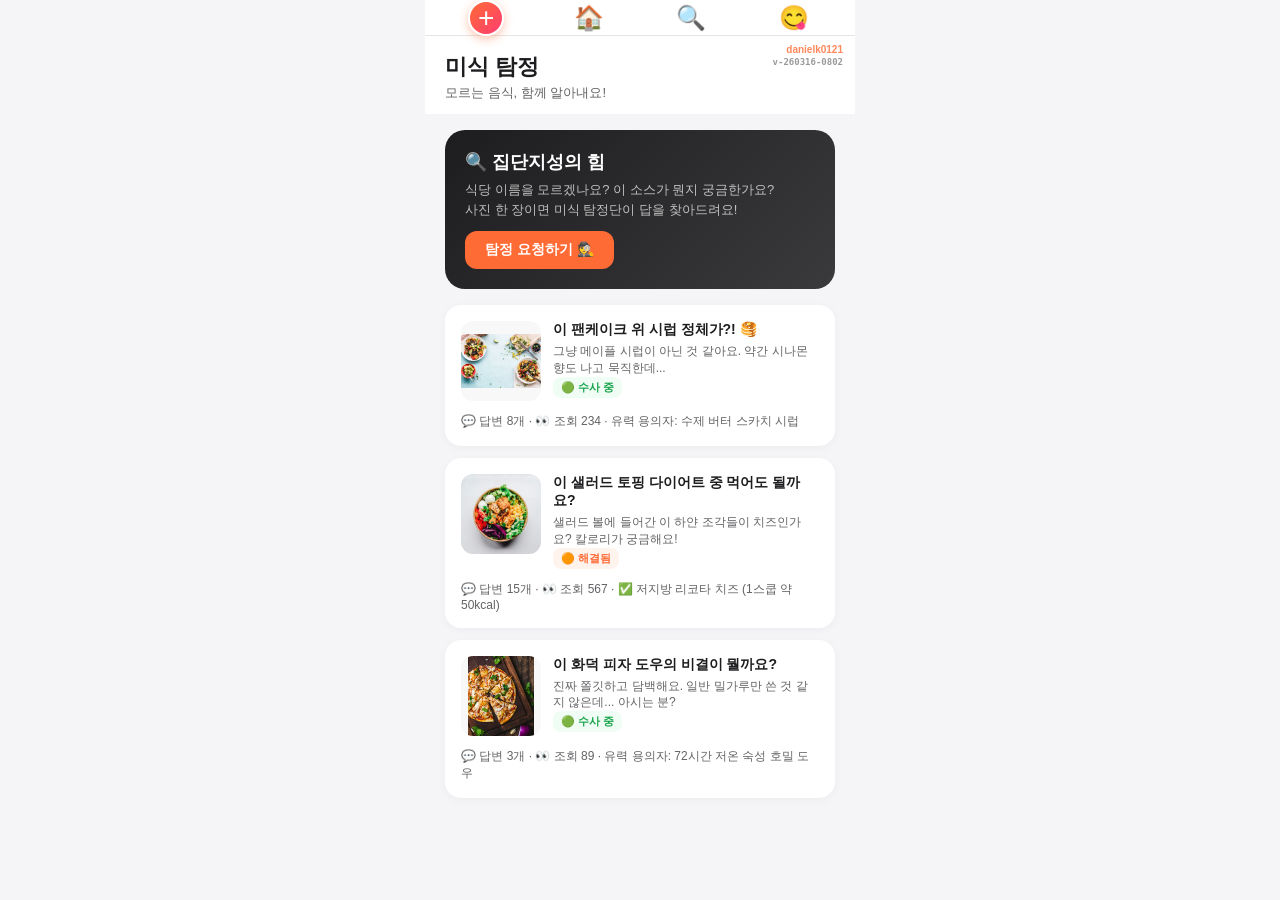
<file: beta/detective.html>
<!DOCTYPE html>
<html lang="ko">
<head>
    <meta charset="UTF-8">
    <meta http-equiv="Cache-Control" content="no-cache, no-store, must-revalidate">
    <meta http-equiv="Pragma" content="no-cache">
    <meta http-equiv="Expires" content="0">
    <meta name="viewport" content="width=device-width, initial-scale=1.0, maximum-scale=1.0, user-scalable=no, viewport-fit=cover">
    
    <!-- SEO & SNS Meta Tags -->
    <title>야미덱스 YummyDex - 미식 탐정</title>
    <meta name="description" content="미식가들의 맛 표현 인덱스, 야미덱스 YummyDex">
    <meta property="og:title" content="야미덱스 YummyDex - 미식가들의 맛 표현 인덱스">
    <meta property="og:description" content="맛을 기록하고 공유하는 미식가들의 공간">
    <meta property="og:image" content="https://danielk0121.github.io/yummydex/beta/thumbnail/thumbnail.png">
    <meta property="og:url" content="https://danielk0121.github.io/yummydex/beta/">
    <meta property="og:type" content="website">
    <meta property="og:locale" content="ko_KR">
    <meta property="og:site_name" content="yummydex">
    <meta name="twitter:card" content="summary_large_image">

    <link rel="stylesheet" href="style.css?v=260315-1645"></head>
<body>

<div class="app-frame">
    <!-- 상단 내비게이션 -->
    <div class="top-nav">
        <div class="mark-btn-wrap">
            <button class="mark-btn" onclick="switchScreen('mark')">
                <span style="font-size:28px; font-weight:300;">+</span>
            </button>
        </div>
        <button class="nav-item" onclick="switchScreen('home')">
            <span class="nav-icon">🏠</span>
        </button>
        <button class="nav-item" onclick="switchScreen('explore')">
            <span class="nav-icon">🔍</span>
        </button>
        <button class="nav-item" onclick="switchScreen('profile')">
            <span class="nav-icon">😋</span>
        </button>
    </div>

    <div class="screens-container">
        <!-- ========== 4. 미식 탐정 화면 ========== -->
        <div class="screen active detective-screen" id="screen-detective">
            <div class="screen-header">
                미식 탐정
                <small>모르는 음식, 함께 알아내요!</small>
                <div class="dev-badge">
                    <div class="dev-name">danielk0121</div>
                    <div class="dev-ver">v-260316-0802</div>
                </div>
            </div>
            <div class="detective-banner">
                <h3>🔍 집단지성의 힘</h3>
                <p>식당 이름을 모르겠나요? 이 소스가 뭔지 궁금한가요?<br>사진 한 장이면 미식 탐정단이 답을 찾아드려요!</p>
                <button class="detective-ask-btn">탐정 요청하기 🕵️</button>
            </div>
            <div class="detective-list">
                <div class="detective-card">
                    <div class="detective-card-top">
                        <div class="detective-card-img"><img src="../docs/sample/food-16.jpg" alt="Detective"></div>
                        <div class="detective-card-text">
                            <h4>이 팬케이크 위 시럽 정체가?! 🥞</h4>
                            <p>그냥 메이플 시럽이 아닌 것 같아요. 약간 시나몬 향도 나고 묵직한데...</p>
                            <span class="detective-badge open">🟢 수사 중</span>
                        </div>
                    </div>
                    <div class="detective-answers">💬 답변 8개 · 👀 조회 234 · 유력 용의자: 수제 버터 스카치 시럽</div>
                </div>
                <div class="detective-card">
                    <div class="detective-card-top">
                        <div class="detective-card-img"><img src="../docs/sample/food-17.jpg" alt="Detective"></div>
                        <div class="detective-card-text">
                            <h4>이 샐러드 토핑 다이어트 중 먹어도 될까요?</h4>
                            <p>샐러드 볼에 들어간 이 하얀 조각들이 치즈인가요? 칼로리가 궁금해요!</p>
                            <span class="detective-badge solved">🟠 해결됨</span>
                        </div>
                    </div>
                    <div class="detective-answers">💬 답변 15개 · 👀 조회 567 · ✅ 저지방 리코타 치즈 (1스쿱 약 50kcal)</div>
                </div>
                <div class="detective-card">
                    <div class="detective-card-top">
                        <div class="detective-card-img"><img src="../docs/sample/food-18.jpg" alt="Detective"></div>
                        <div class="detective-card-text">
                            <h4>이 화덕 피자 도우의 비결이 뭘까요?</h4>
                            <p>진짜 쫄깃하고 담백해요. 일반 밀가루만 쓴 것 같지 않은데... 아시는 분?</p>
                            <span class="detective-badge open">🟢 수사 중</span>
                        </div>
                    </div>
                    <div class="detective-answers">💬 답변 3개 · 👀 조회 89 · 유력 용의자: 72시간 저온 숙성 호밀 도우</div>
                </div>
            </div>
        </div>
    </div>

    <!-- 토스트 알림 -->
    <div class="toast" id="toast"></div>
</div>

<script src="script.js?v=260315-1645"></script>
</body>
</html>
</file>
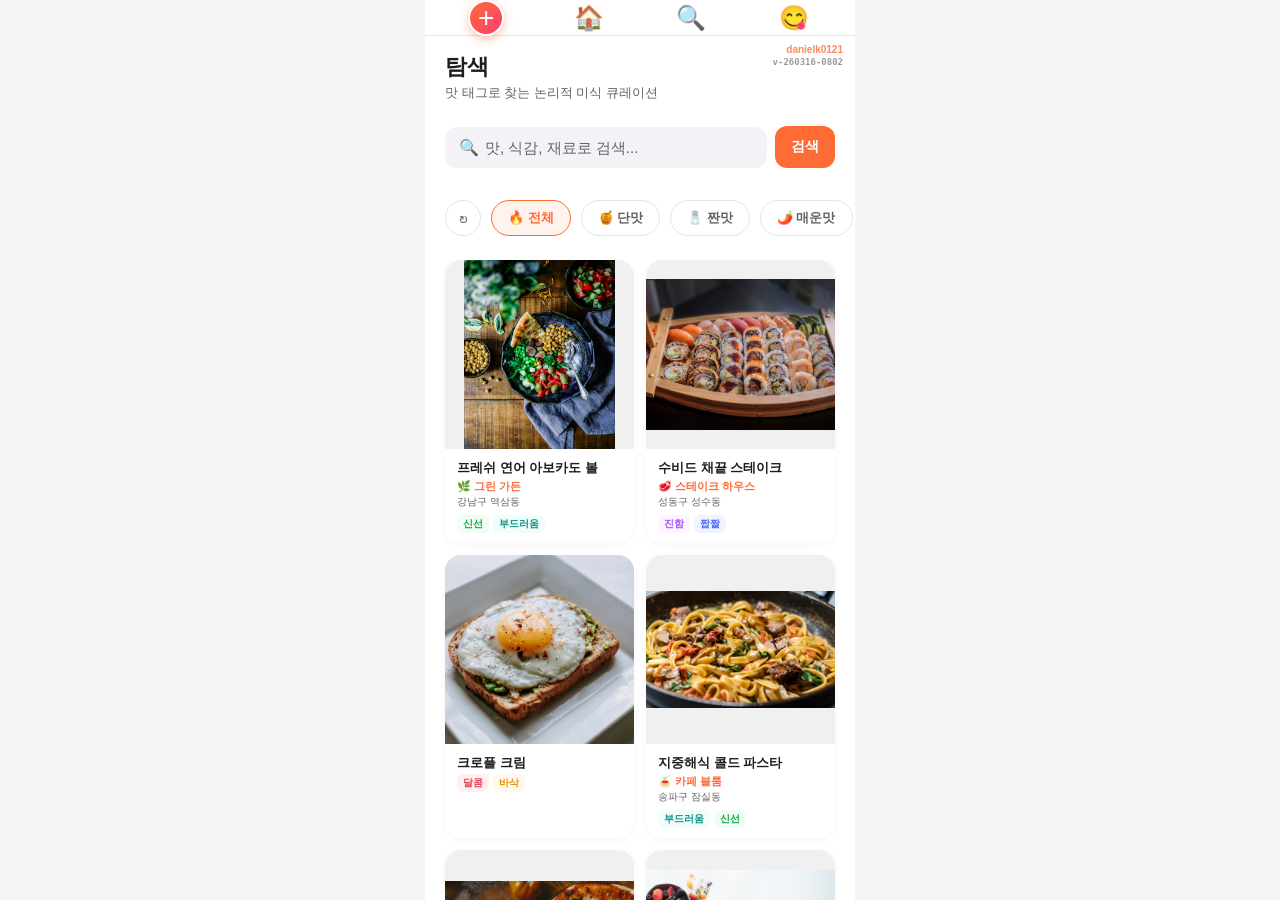
<file: beta/explore.html>
<!DOCTYPE html>
<html lang="ko">
<head>
    <meta charset="UTF-8">
    <meta http-equiv="Cache-Control" content="no-cache, no-store, must-revalidate">
    <meta http-equiv="Pragma" content="no-cache">
    <meta http-equiv="Expires" content="0">
    <meta name="viewport" content="width=device-width, initial-scale=1.0, maximum-scale=1.0, user-scalable=no, viewport-fit=cover">
    
    <!-- SEO & SNS Meta Tags -->
    <title>야미덱스 YummyDex - 탐색</title>
    <meta name="description" content="미식가들의 맛 표현 인덱스, 야미덱스 YummyDex">
    <meta property="og:title" content="야미덱스 YummyDex - 미식가들의 맛 표현 인덱스">
    <meta property="og:description" content="맛을 기록하고 공유하는 미식가들의 공간">
    <meta property="og:image" content="https://danielk0121.github.io/yummydex/beta/thumbnail/thumbnail.png">
    <meta property="og:url" content="https://danielk0121.github.io/yummydex/beta/">
    <meta property="og:type" content="website">
    <meta property="og:locale" content="ko_KR">
    <meta property="og:site_name" content="yummydex">
    <meta name="twitter:card" content="summary_large_image">

    <link rel="stylesheet" href="style.css?v=260315-1944"></head>
<body>

<div class="app-frame">
    <!-- 상단 내비게이션 -->
    <div class="top-nav">
        <div class="mark-btn-wrap">
            <button class="mark-btn" onclick="switchScreen('mark')">
                <span style="font-size:28px; font-weight:300;">+</span>
            </button>
        </div>
        <button class="nav-item" onclick="switchScreen('home')">
            <span class="nav-icon">🏠</span>
        </button>
        <button class="nav-item active" onclick="switchScreen('explore')">
            <span class="nav-icon">🔍</span>
        </button>
        <button class="nav-item" onclick="switchScreen('profile')">
            <span class="nav-icon">😋</span>
        </button>
    </div>

    <div class="screens-container">
        <!-- ========== 2. 탐색 화면 ========== -->
        <div class="screen active" id="screen-explore">
            <div class="screen-header">
                탐색
                <small>맛 태그로 찾는 논리적 미식 큐레이션</small>
                <div class="dev-badge">
                    <div class="dev-name">danielk0121</div>
                    <div class="dev-ver">v-260316-0802</div>
                </div>
            </div>
            <div class="search-bar-wrap">
                <div class="search-input-box">
                    <span class="search-icon">🔍</span>
                    <input type="text" class="search-bar" id="exploreSearchInput" placeholder="맛, 식감, 재료로 검색..." onkeyup="handleSearchKeyUp(event)">
                </div>
                <button class="search-add-btn" onclick="addSearchTag()">검색</button>
            </div>
            <div class="active-tags" id="activeSearchTags"></div>
            <div class="filter-chips">
                <button class="filter-reset-btn" onclick="resetFilters()">↻</button>
                <button class="filter-chip active">🔥 전체</button>
                <button class="filter-chip" onclick="toggleChip(this)">🍯 단맛</button>
                <button class="filter-chip" onclick="toggleChip(this)">🧂 짠맛</button>
                <button class="filter-chip" onclick="toggleChip(this)">🌶️ 매운맛</button>
                <button class="filter-chip" onclick="toggleChip(this)">🔥 바삭</button>
                <button class="filter-chip" onclick="toggleChip(this)">🧈 고소</button>
                <button class="filter-chip" onclick="toggleChip(this)">☁️ 부드러움</button>
                <button class="filter-chip" onclick="toggleChip(this)">🦑 쫄깃</button>
            </div>

            <!-- [NEW] 검색 결과 없음 빈 상태 -->
            <div id="exploreEmptyState" class="empty-state" style="display: none; padding: 60px 20px; text-align: center;">
                <div class="empty-icon" style="font-size: 48px; margin-bottom: 16px;">🍱?</div>
                <div class="empty-text">
                    <strong style="display: block; font-size: 16px; color: #1d1d1f; margin-bottom: 8px;">찾으시는 맛이 아직 없네요</strong>
                    <p style="font-size: 13px; color: #636366; line-height: 1.5;">다른 맛 키워드로 검색하거나<br>필터를 초기화해보세요!</p>
                </div>
                <button class="empty-reset-btn" onclick="resetFilters()" style="margin-top: 24px; padding: 10px 20px; background: #ff6b35; color: #fff; border: none; border-radius: 10px; font-weight: 600; cursor: pointer;">필터 초기화 ↻</button>
            </div>

            <div class="explore-grid" id="exploreGrid">
                <div class="explore-card">
                    <div class="explore-card-img">
                        <img src="../docs/sample/salad-04.jpg" alt="Food">
                    </div>
                    <div class="explore-card-info">
                        <div class="card-title">프레쉬 연어 아보카도 볼</div>
                        <div class="card-restaurant">🌿 그린 가든</div>
                        <div class="card-loc">강남구 역삼동</div>
                        <div class="card-tags">
                            <span class="mini-tag taste-tag savory">신선</span>
                            <span class="mini-tag taste-tag mild">부드러움</span>
                        </div>
                    </div>
                </div>
                <div class="explore-card">
                    <div class="explore-card-img">
                        <img src="../docs/sample/food-05.jpg" alt="Food">
                    </div>
                    <div class="explore-card-info">
                        <div class="card-title">수비드 채끝 스테이크</div>
                        <div class="card-restaurant">🥩 스테이크 하우스</div>
                        <div class="card-loc">성동구 성수동</div>
                        <div class="card-tags">
                            <span class="mini-tag taste-tag rich">진함</span>
                            <span class="mini-tag taste-tag salty">짭짤</span>
                        </div>
                    </div>
                </div>
                <div class="explore-card">
                    <div class="explore-card-img">
                        <img src="../docs/sample/food-06.jpg" alt="Food">
                    </div>
                    <div class="explore-card-info">
                        <div class="card-title">크로플 크림</div>
                        <div class="card-tags">
                            <span class="mini-tag taste-tag sweet">달콤</span>
                            <span class="mini-tag taste-tag crispy">바삭</span>
                        </div>
                    </div>
                </div>
                <div class="explore-card">
                    <div class="explore-card-img">
                        <img src="../docs/sample/pasta-03.jpg" alt="Food">
                    </div>
                    <div class="explore-card-info">
                        <div class="card-title">지중해식 콜드 파스타</div>
                        <div class="card-restaurant">🍝 카페 블룸</div>
                        <div class="card-loc">송파구 잠실동</div>
                        <div class="card-tags">
                            <span class="mini-tag taste-tag mild">부드러움</span>
                            <span class="mini-tag taste-tag savory">신선</span>
                        </div>
                    </div>
                </div>
                <div class="explore-card">
                    <div class="explore-card-img">
                        <img src="../docs/sample/food-08.jpg" alt="Food">
                    </div>
                    <div class="explore-card-info">
                        <div class="card-title">한우 꽃등심 마블링</div>
                        <div class="card-tags">
                            <span class="mini-tag taste-tag savory">고소</span>
                            <span class="mini-tag taste-tag rich">진함</span>
                        </div>
                    </div>
                </div>
                <div class="explore-card">
                    <div class="explore-card-img">
                        <img src="../docs/sample/food-09.jpg" alt="Food">
                    </div>
                    <div class="explore-card-info">
                        <div class="card-title">라멘 차슈</div>
                        <div class="card-tags">
                            <span class="mini-tag taste-tag savory">고소</span>
                            <span class="mini-tag taste-tag mild">부드러움</span>
                        </div>
                    </div>
                </div>
            </div>
        </div>
    </div>

    <!-- 토스트 알림 -->
    <div class="toast" id="toast"></div>
</div>

<script src="script.js?v=260315-1944"></script>
</body>
</html>
</file>
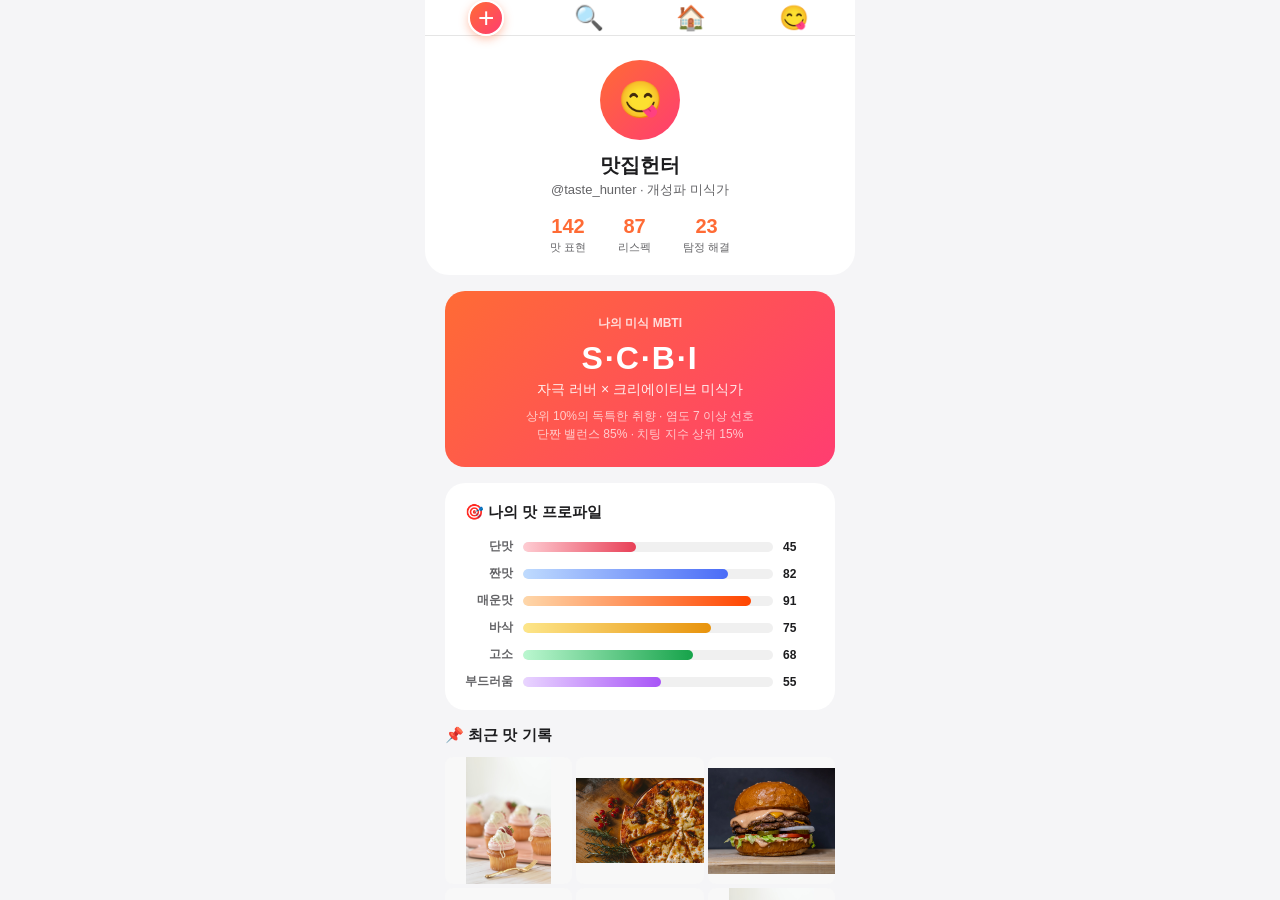
<file: beta/profile.html>
<!DOCTYPE html>
<html lang="ko">
<head>
    <meta charset="UTF-8">
    <meta http-equiv="Cache-Control" content="no-cache, no-store, must-revalidate">
    <meta http-equiv="Pragma" content="no-cache">
    <meta http-equiv="Expires" content="0">
    <meta name="viewport" content="width=device-width, initial-scale=1.0, maximum-scale=1.0, user-scalable=no, viewport-fit=cover">
    
    <!-- SEO & SNS Meta Tags -->
    <title>야미덱스 YummyDex - 내 도감</title>
    <meta name="description" content="미식가들의 맛 표현 인덱스, 야미덱스 YummyDex">
    <meta property="og:title" content="야미덱스 YummyDex - 미식가들의 맛 표현 인덱스">
    <meta property="og:description" content="맛을 기록하고 공유하는 미식가들의 공간">
    <meta property="og:image" content="https://danielk0121.github.io/yummydex/beta/thumbnail/thumbnail.png">
    <meta property="og:url" content="https://danielk0121.github.io/yummydex/beta/profile.html">
    <meta property="og:type" content="website">
    <meta property="og:locale" content="ko_KR">
    <meta property="og:site_name" content="yummydex">
    <meta name="twitter:card" content="summary_large_image">

    <link rel="stylesheet" href="style.css?v=260315-1645"></head>
<body>

<div class="app-frame">
    <!-- 상단 내비게이션 -->
    <div class="top-nav">
        <div class="mark-btn-wrap">
            <button class="mark-btn" onclick="switchScreen('mark')">
                <span style="font-size:28px; font-weight:300;">+</span>
            </button>
        </div>
        <button class="nav-item" onclick="switchScreen('explore')">
            <span class="nav-icon">🔍</span>
        </button>
        <button class="nav-item" onclick="switchScreen('home')">
            <span class="nav-icon">🏠</span>
        </button>
        <button class="nav-item active" onclick="switchScreen('profile')">
            <span class="nav-icon">😋</span>
        </button>
    </div>

    <div class="screens-container">
        <!-- ========== 5. 프로필 / 미식 MBTI 화면 ========== -->
        <div class="screen active profile-screen" id="screen-profile">
            <div class="screen-header" style="background:transparent; position:absolute; width:100%;">
                <div class="dev-badge">
                    <div class="dev-name" style="color: #fff; opacity: 0.9;">danielk0121</div>
                    <div class="dev-ver" style="color: #fff; opacity: 0.7;">v-260316-0819</div>
                </div>
            </div>
            <div class="profile-header">
                <div class="profile-avatar">😋</div>
                <div class="profile-name">맛집헌터</div>
                <div class="profile-handle">@taste_hunter · 개성파 미식가</div>
                <div class="profile-stats">
                    <div class="profile-stat">
                        <div class="stat-num">142</div>
                        <div class="stat-label">맛 표현</div>
                    </div>
                    <div class="profile-stat">
                        <div class="stat-num">87</div>
                        <div class="stat-label">리스펙</div>
                    </div>
                    <div class="profile-stat">
                        <div class="stat-num">23</div>
                        <div class="stat-label">탐정 해결</div>
                    </div>
                </div>
            </div>
            <div class="mbti-card">
                <div class="mbti-label">나의 미식 MBTI</div>
                <div class="mbti-type">S·C·B·I</div>
                <div class="mbti-desc">자극 러버 × 크리에이티브 미식가</div>
                <div class="mbti-detail">상위 10%의 독특한 취향 · 염도 7 이상 선호<br>단짠 밸런스 85% · 치팅 지수 상위 15%</div>
            </div>
            <div class="taste-radar">
                <h4>🎯 나의 맛 프로파일</h4>
                <div class="radar-bars">
                    <div class="radar-row">
                        <span class="radar-label">단맛</span>
                        <div class="radar-track"><div class="radar-fill" style="width:45%; background: linear-gradient(90deg, #fecdd3, #e84057);"></div></div>
                        <span class="radar-val">45</span>
                    </div>
                    <div class="radar-row">
                        <span class="radar-label">짠맛</span>
                        <div class="radar-track"><div class="radar-fill" style="width:82%; background: linear-gradient(90deg, #bfdbfe, #4a6cf7);"></div></div>
                        <span class="radar-val">82</span>
                    </div>
                    <div class="radar-row">
                        <span class="radar-label">매운맛</span>
                        <div class="radar-track"><div class="radar-fill" style="width:91%; background: linear-gradient(90deg, #fed7aa, #ff4500);"></div></div>
                        <span class="radar-val">91</span>
                    </div>
                    <div class="radar-row">
                        <span class="radar-label">바삭</span>
                        <div class="radar-track"><div class="radar-fill" style="width:75%; background: linear-gradient(90deg, #fde68a, #e8930c);"></div></div>
                        <span class="radar-val">75</span>
                    </div>
                    <div class="radar-row">
                        <span class="radar-label">고소</span>
                        <div class="radar-track"><div class="radar-fill" style="width:68%; background: linear-gradient(90deg, #bbf7d0, #16a34a);"></div></div>
                        <span class="radar-val">68</span>
                    </div>
                    <div class="radar-row">
                        <span class="radar-label">부드러움</span>
                        <div class="radar-track"><div class="radar-fill" style="width:55%; background: linear-gradient(90deg, #e9d5ff, #a855f7);"></div></div>
                        <span class="radar-val">55</span>
                    </div>
                </div>
            </div>
            <div class="recent-section">
                <h4>📌 최근 맛 기록</h4>
                <div class="recent-grid">
                    <div class="recent-item"><img src="../docs/sample/food-10.jpg" alt="Recent"></div>
                    <div class="recent-item"><img src="../docs/sample/food-11.jpg" alt="Recent"></div>
                    <div class="recent-item"><img src="../docs/sample/food-12.jpg" alt="Recent"></div>
                    <div class="recent-item"><img src="../docs/sample/food-13.jpg" alt="Recent"></div>
                    <div class="recent-item"><img src="../docs/sample/food-14.jpg" alt="Recent"></div>
                    <div class="recent-item"><img src="../docs/sample/food-15.jpg" alt="Recent"></div>
                </div>
            </div>
        </div>
    </div>

    <!-- 토스트 알림 -->
    <div class="toast" id="toast"></div>
</div>

<script src="script.js?v=260315-1645"></script>
</body>
</html>
</file>
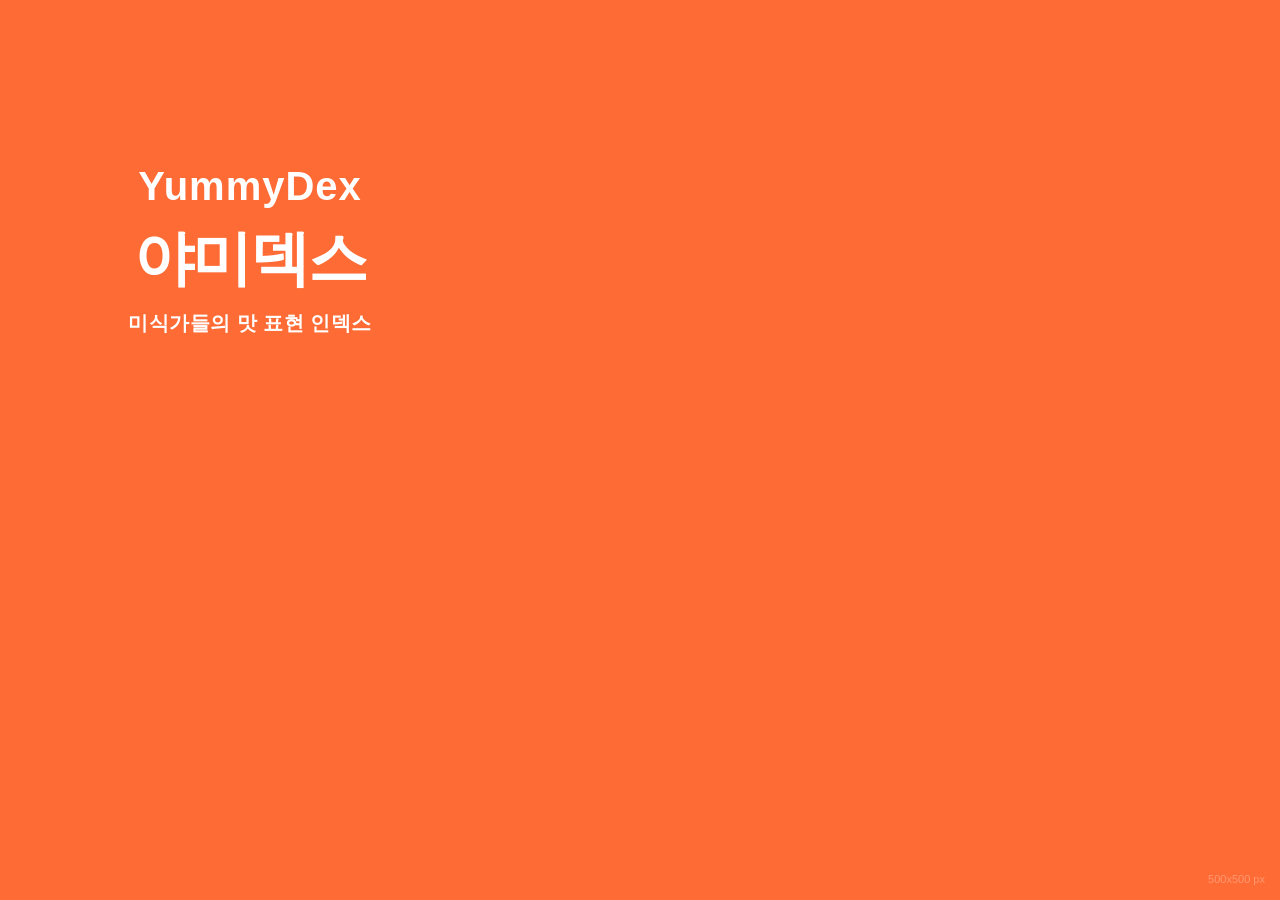
<file: prototype/capture.html>
<!DOCTYPE html>
<html lang="ko">
<head>
    <meta charset="UTF-8">
    <meta name="viewport" content="width=device-width, initial-scale=1.0">
    <title>YummyDex Thumbnail Capture Tool</title>
    <style>
        /* 캡처를 위한 기본 스타일 */
        * { margin: 0; padding: 0; box-sizing: border-box; }
        
        body {
            width: 500px; /* 500픽셀로 변경 */
            height: 500px; /* 500픽셀로 변경 */
            display: flex;
            flex-direction: column;
            align-items: center;
            justify-content: center;
            background-color: #ff6b35; /* 단색 주황색 배경 */
            font-family: -apple-system, BlinkMacSystemFont, "Segoe UI", Roboto, "Noto Sans KR", sans-serif;
            overflow: hidden;
            color: #fff; /* 흰색 글자 */
            -webkit-font-smoothing: antialiased;
            -moz-osx-font-smoothing: grayscale;
        }

        .content-container {
            display: flex;
            flex-direction: column;
            align-items: center;
            gap: 10px; /* 줄간격 10픽셀 */
        }

        .english {
            font-size: 40px; /* 영어 40픽셀 */
            font-weight: 800;
            letter-spacing: 1px;
            animation: fadeIn 0.8s ease-out;
        }

        .korean {
            font-size: 60px; /* 한글 60픽셀 */
            font-weight: 900;
            letter-spacing: -2px;
            animation: fadeIn 0.8s ease-out 0.2s both;
        }

        .tagline {
            font-size: 20px; /* 하단 설명 20픽셀 */
            font-weight: 600;
            opacity: 0.9;
            letter-spacing: 0.5px;
            animation: fadeIn 1s ease-out 0.4s both;
        }

        @keyframes fadeIn {
            from { opacity: 0; transform: translateY(10px); }
            to { opacity: 1; transform: translateY(0); }
        }

        /* 캡처 가이드 (브라우저 확인용) */
        .capture-guide {
            position: fixed;
            bottom: 15px;
            right: 15px;
            font-size: 11px;
            opacity: 0.3;
            color: #fff;
        }
    </style>
</head>
<body>
    <div class="content-container">
        <div class="english">YummyDex</div>
        <div class="korean">야미덱스</div>
        <div class="tagline">미식가들의 맛 표현 인덱스</div>
    </div>
    <div class="capture-guide">500x500 px</div>
</body>
</html>
</file>
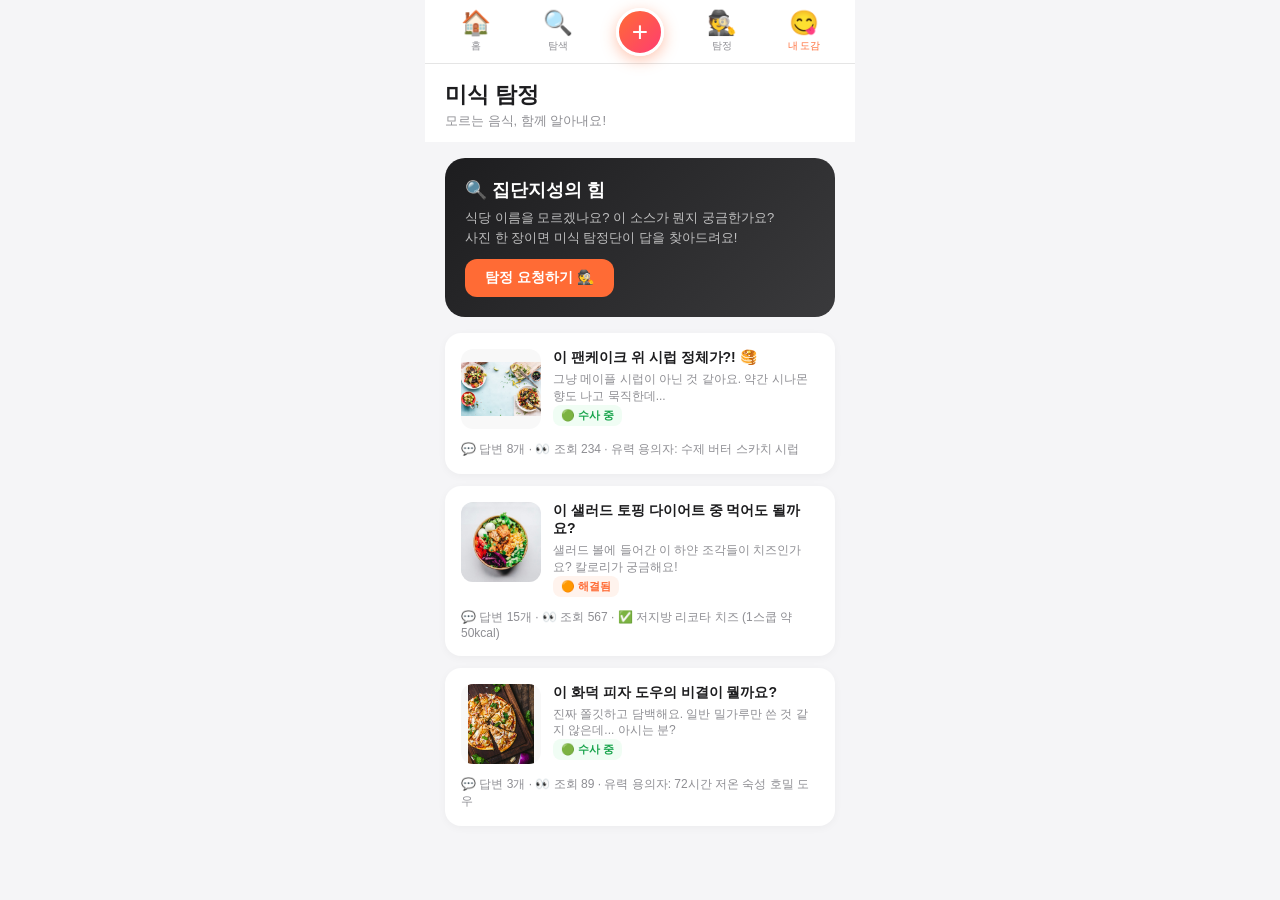
<file: prototype/detective.html>
<!DOCTYPE html>
<!-- v-260315-1614-kst -->
<html lang="ko">
<head>
    <meta charset="UTF-8">
    <meta http-equiv="Cache-Control" content="no-cache, no-store, must-revalidate">
    <meta http-equiv="Pragma" content="no-cache">
    <meta http-equiv="Expires" content="0">
    <meta name="viewport" content="width=device-width, initial-scale=1.0, maximum-scale=1.0, user-scalable=no, viewport-fit=cover">
    
    <!-- SEO & SNS Meta Tags -->
    <title>야미덱스 YummyDex - 미식 탐정</title>
    <meta name="description" content="미식가들의 맛 표현 인덱스, 야미덱스 YummyDex">
    <meta property="og:title" content="야미덱스 YummyDex - 미식가들의 맛 표현 인덱스">
    <meta property="og:description" content="맛을 기록하고 공유하는 미식가들의 공간">
    <meta property="og:image" content="https://danielk0121.github.io/yummydex/prototype/thumbnail/thumbnail.png">
    <meta property="og:url" content="https://danielk0121.github.io/yummydex/prototype/">
    <meta property="og:type" content="website">
    <meta property="og:locale" content="ko_KR">
    <meta property="og:site_name" content="yummydex">
    <meta name="twitter:card" content="summary_large_image">

    <link rel="stylesheet" href="style.css"></head>
<body>

<div class="app-frame">
    <!-- 상단 내비게이션 -->
    <div class="top-nav">
        <button class="nav-item" onclick="switchScreen('home')">
            <span class="nav-icon">🏠</span>
            <span class="nav-label">홈</span>
        </button>
        <button class="nav-item" onclick="switchScreen('explore')">
            <span class="nav-icon">🔍</span>
            <span class="nav-label">탐색</span>
        </button>
        <div class="mark-btn-wrap">
            <button class="mark-btn" onclick="switchScreen('mark')">
                <span style="font-size:28px; font-weight:300;">+</span>
            </button>
        </div>
        <button class="nav-item active" onclick="switchScreen('detective')">
            <span class="nav-icon">🕵️</span>
            <span class="nav-label">탐정</span>
        </button>
        <button class="nav-item" onclick="switchScreen('profile')">
            <span class="nav-icon">😋</span>
            <span class="nav-label">내 도감</span>
        </button>
    </div>

    <div class="screens-container">
        <!-- ========== 4. 미식 탐정 화면 ========== -->
        <div class="screen active detective-screen" id="screen-detective">
            <div class="screen-header">
                미식 탐정
                <small>모르는 음식, 함께 알아내요!</small>
            </div>
            <div class="detective-banner">
                <h3>🔍 집단지성의 힘</h3>
                <p>식당 이름을 모르겠나요? 이 소스가 뭔지 궁금한가요?<br>사진 한 장이면 미식 탐정단이 답을 찾아드려요!</p>
                <button class="detective-ask-btn">탐정 요청하기 🕵️</button>
            </div>
            <div class="detective-list">
                <div class="detective-card">
                    <div class="detective-card-top">
                        <div class="detective-card-img"><img src="../docs/sample/food-16.jpg" alt="Detective"></div>
                        <div class="detective-card-text">
                            <h4>이 팬케이크 위 시럽 정체가?! 🥞</h4>
                            <p>그냥 메이플 시럽이 아닌 것 같아요. 약간 시나몬 향도 나고 묵직한데...</p>
                            <span class="detective-badge open">🟢 수사 중</span>
                        </div>
                    </div>
                    <div class="detective-answers">💬 답변 8개 · 👀 조회 234 · 유력 용의자: 수제 버터 스카치 시럽</div>
                </div>
                <div class="detective-card">
                    <div class="detective-card-top">
                        <div class="detective-card-img"><img src="../docs/sample/food-17.jpg" alt="Detective"></div>
                        <div class="detective-card-text">
                            <h4>이 샐러드 토핑 다이어트 중 먹어도 될까요?</h4>
                            <p>샐러드 볼에 들어간 이 하얀 조각들이 치즈인가요? 칼로리가 궁금해요!</p>
                            <span class="detective-badge solved">🟠 해결됨</span>
                        </div>
                    </div>
                    <div class="detective-answers">💬 답변 15개 · 👀 조회 567 · ✅ 저지방 리코타 치즈 (1스쿱 약 50kcal)</div>
                </div>
                <div class="detective-card">
                    <div class="detective-card-top">
                        <div class="detective-card-img"><img src="../docs/sample/food-18.jpg" alt="Detective"></div>
                        <div class="detective-card-text">
                            <h4>이 화덕 피자 도우의 비결이 뭘까요?</h4>
                            <p>진짜 쫄깃하고 담백해요. 일반 밀가루만 쓴 것 같지 않은데... 아시는 분?</p>
                            <span class="detective-badge open">🟢 수사 중</span>
                        </div>
                    </div>
                    <div class="detective-answers">💬 답변 3개 · 👀 조회 89 · 유력 용의자: 72시간 저온 숙성 호밀 도우</div>
                </div>
            </div>
        </div>
    </div>

    <!-- 토스트 알림 -->
    <div class="toast" id="toast"></div>
</div>

<script src="script.js"></script>
</body>
</html>
</file>
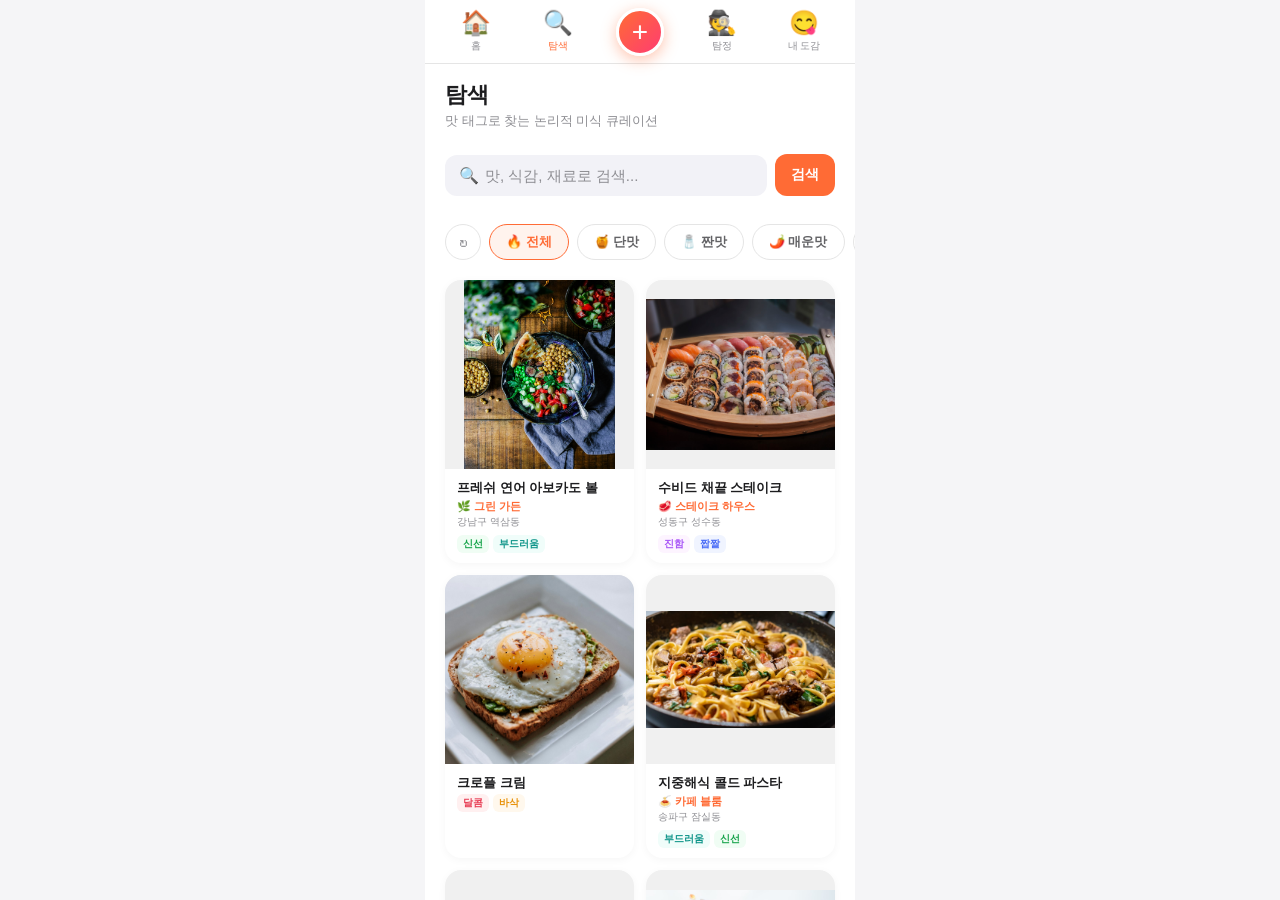
<file: prototype/explore.html>
<!DOCTYPE html>
<!-- v-260315-1614-kst -->
<html lang="ko">
<head>
    <meta charset="UTF-8">
    <meta http-equiv="Cache-Control" content="no-cache, no-store, must-revalidate">
    <meta http-equiv="Pragma" content="no-cache">
    <meta http-equiv="Expires" content="0">
    <meta name="viewport" content="width=device-width, initial-scale=1.0, maximum-scale=1.0, user-scalable=no, viewport-fit=cover">
    
    <!-- SEO & SNS Meta Tags -->
    <title>야미덱스 YummyDex - 탐색</title>
    <meta name="description" content="미식가들의 맛 표현 인덱스, 야미덱스 YummyDex">
    <meta property="og:title" content="야미덱스 YummyDex - 미식가들의 맛 표현 인덱스">
    <meta property="og:description" content="맛을 기록하고 공유하는 미식가들의 공간">
    <meta property="og:image" content="https://danielk0121.github.io/yummydex/prototype/thumbnail/thumbnail.png">
    <meta property="og:url" content="https://danielk0121.github.io/yummydex/prototype/">
    <meta property="og:type" content="website">
    <meta property="og:locale" content="ko_KR">
    <meta property="og:site_name" content="yummydex">
    <meta name="twitter:card" content="summary_large_image">

    <link rel="stylesheet" href="style.css"></head>
<body>

<div class="app-frame">
    <!-- 상단 내비게이션 -->
    <div class="top-nav">
        <button class="nav-item" onclick="switchScreen('home')">
            <span class="nav-icon">🏠</span>
            <span class="nav-label">홈</span>
        </button>
        <button class="nav-item active" onclick="switchScreen('explore')">
            <span class="nav-icon">🔍</span>
            <span class="nav-label">탐색</span>
        </button>
        <div class="mark-btn-wrap">
            <button class="mark-btn" onclick="switchScreen('mark')">
                <span style="font-size:28px; font-weight:300;">+</span>
            </button>
        </div>
        <button class="nav-item" onclick="switchScreen('detective')">
            <span class="nav-icon">🕵️</span>
            <span class="nav-label">탐정</span>
        </button>
        <button class="nav-item" onclick="switchScreen('profile')">
            <span class="nav-icon">😋</span>
            <span class="nav-label">내 도감</span>
        </button>
    </div>

    <div class="screens-container">
        <!-- ========== 2. 탐색 화면 ========== -->
        <div class="screen active" id="screen-explore">
            <div class="screen-header">
                탐색
                <small>맛 태그로 찾는 논리적 미식 큐레이션</small>
            </div>
            <div class="search-bar-wrap">
                <div class="search-input-box">
                    <span class="search-icon">🔍</span>
                    <input type="text" class="search-bar" id="exploreSearchInput" placeholder="맛, 식감, 재료로 검색..." onkeyup="handleSearchKeyUp(event)">
                </div>
                <button class="search-add-btn" onclick="addSearchTag()">검색</button>
            </div>
            <div class="active-tags" id="activeSearchTags"></div>
            <div class="filter-chips">
                <button class="filter-reset-btn" onclick="resetFilters()">↻</button>
                <button class="filter-chip active">🔥 전체</button>
                <button class="filter-chip" onclick="toggleChip(this)">🍯 단맛</button>
                <button class="filter-chip" onclick="toggleChip(this)">🧂 짠맛</button>
                <button class="filter-chip" onclick="toggleChip(this)">🌶️ 매운맛</button>
                <button class="filter-chip" onclick="toggleChip(this)">🔥 바삭</button>
                <button class="filter-chip" onclick="toggleChip(this)">🧈 고소</button>
                <button class="filter-chip" onclick="toggleChip(this)">☁️ 부드러움</button>
                <button class="filter-chip" onclick="toggleChip(this)">🦑 쫄깃</button>
            </div>
            <div class="explore-grid">
                <div class="explore-card">
                    <div class="explore-card-img">
                        <img src="../docs/sample/salad-04.jpg" alt="Food">
                    </div>
                    <div class="explore-card-info">
                        <div class="card-title">프레쉬 연어 아보카도 볼</div>
                        <div class="card-restaurant">🌿 그린 가든</div>
                        <div class="card-loc">강남구 역삼동</div>
                        <div class="card-tags">
                            <span class="mini-tag taste-tag savory">신선</span>
                            <span class="mini-tag taste-tag mild">부드러움</span>
                        </div>
                    </div>
                </div>
                <div class="explore-card">
                    <div class="explore-card-img">
                        <img src="../docs/sample/food-05.jpg" alt="Food">
                    </div>
                    <div class="explore-card-info">
                        <div class="card-title">수비드 채끝 스테이크</div>
                        <div class="card-restaurant">🥩 스테이크 하우스</div>
                        <div class="card-loc">성동구 성수동</div>
                        <div class="card-tags">
                            <span class="mini-tag taste-tag rich">진함</span>
                            <span class="mini-tag taste-tag salty">짭짤</span>
                        </div>
                    </div>
                </div>
                <div class="explore-card">
                    <div class="explore-card-img">
                        <img src="../docs/sample/food-06.jpg" alt="Food">
                    </div>
                    <div class="explore-card-info">
                        <div class="card-title">크로플 크림</div>
                        <div class="card-tags">
                            <span class="mini-tag taste-tag sweet">달콤</span>
                            <span class="mini-tag taste-tag crispy">바삭</span>
                        </div>
                    </div>
                </div>
                <div class="explore-card">
                    <div class="explore-card-img">
                        <img src="../docs/sample/pasta-03.jpg" alt="Food">
                    </div>
                    <div class="explore-card-info">
                        <div class="card-title">지중해식 콜드 파스타</div>
                        <div class="card-restaurant">🍝 카페 블룸</div>
                        <div class="card-loc">송파구 잠실동</div>
                        <div class="card-tags">
                            <span class="mini-tag taste-tag mild">부드러움</span>
                            <span class="mini-tag taste-tag savory">신선</span>
                        </div>
                    </div>
                </div>
                <div class="explore-card">
                    <div class="explore-card-img">
                        <img src="../docs/sample/food-08.jpg" alt="Food">
                    </div>
                    <div class="explore-card-info">
                        <div class="card-title">한우 꽃등심 마블링</div>
                        <div class="card-tags">
                            <span class="mini-tag taste-tag savory">고소</span>
                            <span class="mini-tag taste-tag rich">진함</span>
                        </div>
                    </div>
                </div>
                <div class="explore-card">
                    <div class="explore-card-img">
                        <img src="../docs/sample/food-09.jpg" alt="Food">
                    </div>
                    <div class="explore-card-info">
                        <div class="card-title">라멘 차슈</div>
                        <div class="card-tags">
                            <span class="mini-tag taste-tag savory">고소</span>
                            <span class="mini-tag taste-tag mild">부드러움</span>
                        </div>
                    </div>
                </div>
            </div>
        </div>
    </div>

    <!-- 토스트 알림 -->
    <div class="toast" id="toast"></div>
</div>

<script src="script.js"></script>
</body>
</html>
</file>
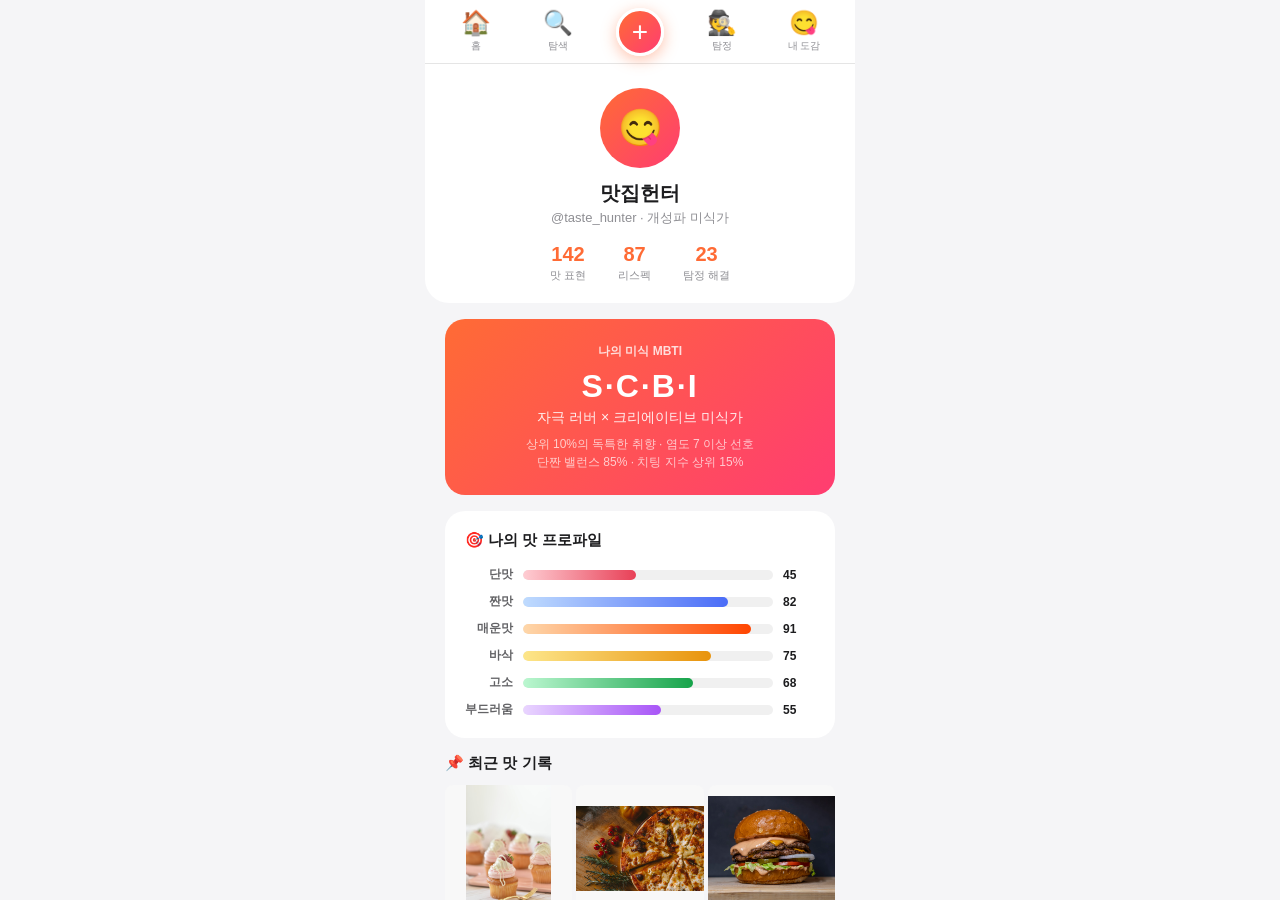
<file: prototype/profile.html>
<!DOCTYPE html>
<!-- v-260315-1614-kst -->
<html lang="ko">
<head>
    <meta charset="UTF-8">
    <meta http-equiv="Cache-Control" content="no-cache, no-store, must-revalidate">
    <meta http-equiv="Pragma" content="no-cache">
    <meta http-equiv="Expires" content="0">
    <meta name="viewport" content="width=device-width, initial-scale=1.0, maximum-scale=1.0, user-scalable=no, viewport-fit=cover">
    
    <!-- SEO & SNS Meta Tags -->
    <title>야미덱스 YummyDex - 내 도감</title>
    <meta name="description" content="미식가들의 맛 표현 인덱스, 야미덱스 YummyDex">
    <meta property="og:title" content="야미덱스 YummyDex - 미식가들의 맛 표현 인덱스">
    <meta property="og:description" content="맛을 기록하고 공유하는 미식가들의 공간">
    <meta property="og:image" content="https://danielk0121.github.io/yummydex/prototype/thumbnail/thumbnail.png">
    <meta property="og:url" content="https://danielk0121.github.io/yummydex/prototype/">
    <meta property="og:type" content="website">
    <meta property="og:locale" content="ko_KR">
    <meta property="og:site_name" content="yummydex">
    <meta name="twitter:card" content="summary_large_image">

    <link rel="stylesheet" href="style.css"></head>
<body>

<div class="app-frame">
    <!-- 상단 내비게이션 -->
    <div class="top-nav">
        <button class="nav-item" onclick="switchScreen('home')">
            <span class="nav-icon">🏠</span>
            <span class="nav-label">홈</span>
        </button>
        <button class="nav-item" onclick="switchScreen('explore')">
            <span class="nav-icon">🔍</span>
            <span class="nav-label">탐색</span>
        </button>
        <div class="mark-btn-wrap">
            <button class="mark-btn" onclick="switchScreen('mark')">
                <span style="font-size:28px; font-weight:300;">+</span>
            </button>
        </div>
        <button class="nav-item" onclick="switchScreen('detective')">
            <span class="nav-icon">🕵️</span>
            <span class="nav-label">탐정</span>
        </button>
        <button class="nav-item active" onclick="switchScreen('profile')">
            <span class="nav-icon">😋</span>
            <span class="nav-label">내 도감</span>
        </button>
    </div>

    <div class="screens-container">
        <!-- ========== 5. 프로필 / 미식 MBTI 화면 ========== -->
        <div class="screen active profile-screen" id="screen-profile">
            <div class="profile-header">
                <div class="profile-avatar">😋</div>
                <div class="profile-name">맛집헌터</div>
                <div class="profile-handle">@taste_hunter · 개성파 미식가</div>
                <div class="profile-stats">
                    <div class="profile-stat">
                        <div class="stat-num">142</div>
                        <div class="stat-label">맛 표현</div>
                    </div>
                    <div class="profile-stat">
                        <div class="stat-num">87</div>
                        <div class="stat-label">리스펙</div>
                    </div>
                    <div class="profile-stat">
                        <div class="stat-num">23</div>
                        <div class="stat-label">탐정 해결</div>
                    </div>
                </div>
            </div>
            <div class="mbti-card">
                <div class="mbti-label">나의 미식 MBTI</div>
                <div class="mbti-type">S·C·B·I</div>
                <div class="mbti-desc">자극 러버 × 크리에이티브 미식가</div>
                <div class="mbti-detail">상위 10%의 독특한 취향 · 염도 7 이상 선호<br>단짠 밸런스 85% · 치팅 지수 상위 15%</div>
            </div>
            <div class="taste-radar">
                <h4>🎯 나의 맛 프로파일</h4>
                <div class="radar-bars">
                    <div class="radar-row">
                        <span class="radar-label">단맛</span>
                        <div class="radar-track"><div class="radar-fill" style="width:45%; background: linear-gradient(90deg, #fecdd3, #e84057);"></div></div>
                        <span class="radar-val">45</span>
                    </div>
                    <div class="radar-row">
                        <span class="radar-label">짠맛</span>
                        <div class="radar-track"><div class="radar-fill" style="width:82%; background: linear-gradient(90deg, #bfdbfe, #4a6cf7);"></div></div>
                        <span class="radar-val">82</span>
                    </div>
                    <div class="radar-row">
                        <span class="radar-label">매운맛</span>
                        <div class="radar-track"><div class="radar-fill" style="width:91%; background: linear-gradient(90deg, #fed7aa, #ff4500);"></div></div>
                        <span class="radar-val">91</span>
                    </div>
                    <div class="radar-row">
                        <span class="radar-label">바삭</span>
                        <div class="radar-track"><div class="radar-fill" style="width:75%; background: linear-gradient(90deg, #fde68a, #e8930c);"></div></div>
                        <span class="radar-val">75</span>
                    </div>
                    <div class="radar-row">
                        <span class="radar-label">고소</span>
                        <div class="radar-track"><div class="radar-fill" style="width:68%; background: linear-gradient(90deg, #bbf7d0, #16a34a);"></div></div>
                        <span class="radar-val">68</span>
                    </div>
                    <div class="radar-row">
                        <span class="radar-label">부드러움</span>
                        <div class="radar-track"><div class="radar-fill" style="width:55%; background: linear-gradient(90deg, #e9d5ff, #a855f7);"></div></div>
                        <span class="radar-val">55</span>
                    </div>
                </div>
            </div>
            <div class="recent-section">
                <h4>📌 최근 맛 기록</h4>
                <div class="recent-grid">
                    <div class="recent-item"><img src="../docs/sample/food-10.jpg" alt="Recent"></div>
                    <div class="recent-item"><img src="../docs/sample/food-11.jpg" alt="Recent"></div>
                    <div class="recent-item"><img src="../docs/sample/food-12.jpg" alt="Recent"></div>
                    <div class="recent-item"><img src="../docs/sample/food-13.jpg" alt="Recent"></div>
                    <div class="recent-item"><img src="../docs/sample/food-14.jpg" alt="Recent"></div>
                    <div class="recent-item"><img src="../docs/sample/food-15.jpg" alt="Recent"></div>
                </div>
            </div>
        </div>
    </div>

    <!-- 토스트 알림 -->
    <div class="toast" id="toast"></div>
</div>

<script src="script.js"></script>
</body>
</html>
</file>
<file: beta/style.css>
/* ===== 작성자 맛 태그 뱃지 영역 ===== */
.author-taste-tags {
    padding: 14px 16px 8px;
}
.author-tags-title {
    font-size: 12px;
    font-weight: 700;
    color: #3a3a3c;
    margin-bottom: 10px;
}
.author-tags-list {
    display: flex;
    flex-wrap: wrap;
    gap: 8px;
}
.author-tag {
    display: inline-flex;
    align-items: center;
    gap: 4px;
    padding: 7px 14px;
    border-radius: 20px;
    font-size: 13px;
    font-weight: 700;
    color: var(--tag-color, #ff6b35);
    background: color-mix(in srgb, var(--tag-color, #ff6b35) 8%, #fff);
    border: 1.5px solid color-mix(in srgb, var(--tag-color, #ff6b35) 25%, #fff);
    transition: transform 0.15s;
}
.author-tag:active { transform: scale(0.95); }

/* ===== AI 분석 스펙트럼 (대중 데이터 기반) ===== */
.ai-spectrum {
    margin: 12px 0 0;
    padding: 14px;
    background: #f8f9fa;
    border-radius: 14px;
    border: 1px solid #eee;
}
.ai-spectrum-title {
    font-size: 12px;
    font-weight: 800;
    color: #1d1d1f;
    margin-bottom: 12px;
    display: flex;
    align-items: center;
    gap: 6px;
}
.ai-spectrum-count {
    font-size: 10px;
    font-weight: 600;
    color: #ff6b35;
    background: #fff3ed;
    padding: 2px 8px;
    border-radius: 10px;
}
.ai-spectrum-bars {
    display: flex;
    flex-direction: column;
    gap: 10px;
    margin-bottom: 12px;
}
.ai-bar-row {
    display: flex;
    align-items: center;
    gap: 8px;
}
.ai-bar-label {
    width: 80px;
    font-size: 11px;
    font-weight: 600;
    color: #3a3a3c;
    flex-shrink: 0;
}
.ai-bar-track {
    flex: 1;
    height: 8px;
    background: #e9ecef;
    border-radius: 4px;
    overflow: hidden;
}
.ai-bar-fill {
    height: 100%;
    border-radius: 4px;
    transition: width 1s cubic-bezier(0.34, 1.56, 0.64, 1);
}
.ai-bar-score {
    width: 28px;
    font-size: 12px;
    font-weight: 800;
    color: #1d1d1f;
    text-align: right;
}
.official-tags {
    display: flex;
    gap: 6px;
    flex-wrap: wrap;
}
.official-tag {
    font-size: 10px;
    font-weight: 700;
    padding: 4px 8px;
    background: #fff;
    border: 1px solid #eee;
    border-radius: 6px;
    color: #3a3a3c;
}

/* 싱크로율 상세 사유 */
.match-reason-box {
    margin: 8px 16px 0;
    padding: 10px 12px;
    background: #fff8f5;
    border-left: 3px solid #ff6b35;
    border-radius: 4px 8px 8px 4px;
    font-size: 12px;
    line-height: 1.5;
    color: #636366;
}
.match-reason-box strong {
    color: #ff6b35;
    display: block;
    margin-bottom: 2px;
}

/* ===== 리셋 & 기본 ===== */
* { margin: 0; padding: 0; box-sizing: border-box; -webkit-tap-highlight-color: transparent; }
body {
    font-family: -apple-system, BlinkMacSystemFont, "Segoe UI", Roboto, "Noto Sans KR", sans-serif;
    background: #f5f5f7;
    color: #1d1d1f;
    overflow: hidden;
    height: 100vh;
    height: 100dvh;
    width: 100vw;
}

/* ===== 모바일 프레임 ===== */
.app-frame {
    width: 100%;
    max-width: 430px;
    height: 100vh;
    height: 100dvh;
    margin: 0 auto;
    background: #fff;
    position: relative;
    overflow: hidden;
    display: flex;
    flex-direction: column;
}

/* ===== 화면 컨테이너 ===== */
.screens-container {
    flex: 1;
    position: relative;
    overflow: hidden;
}
.screen {
    position: absolute;
    top: 0; left: 0;
    width: 100%; height: 100%;
    overflow-y: auto;
    overflow-x: hidden;
    transition: transform 0.35s cubic-bezier(0.4, 0, 0.2, 1), opacity 0.35s ease;
    transform: translateX(100%) translateZ(0);
    opacity: 0;
    background: #fff;
    -webkit-overflow-scrolling: touch;
    /* 하드웨어 가속 및 렌더링 격리 */
    isolation: isolate;
    contain: paint;

    /* 스크롤바 숨김 */
    -ms-overflow-style: none; /* IE, Edge */
    scrollbar-width: none; /* Firefox */
}
.screen::-webkit-scrollbar {
    display: none; /* Chrome, Safari, Opera */
}
.screen.active {
    transform: translateX(0) translateZ(0);
    opacity: 1;
}
.screen.slide-left {
    transform: translateX(-30%) translateZ(0);
    opacity: 0;
}

/* ===== 상단 내비게이션 (최상단 탭으로 이동) ===== */
.top-nav {
    height: calc(36px + env(safe-area-inset-top));
    display: flex;
    align-items: center;
    justify-content: space-between;
    background: #fff;
    border-bottom: 1px solid #e5e5e5;
    padding-top: env(safe-area-inset-top);
    flex-shrink: 0;
    z-index: 1000;
    width: 100%;
    padding-left: 10px;
    padding-right: 10px;
}
.nav-item {
    flex: 1;
    display: flex;
    flex-direction: column;
    align-items: center;
    justify-content: center;
    font-size: 10px;
    color: #636366;
    cursor: pointer;
    transition: color 0.2s;
    border: none;
    background: none;
    padding: 4px 0;
    min-height: 32px;
}
.nav-item.active { color: #ff6b35; }
.nav-item .nav-icon { font-size: 24px; line-height: 1; }
.nav-item .nav-label { font-weight: 500; }

/* ===== 맛 표현 버튼 (상단 이동용 조정) ===== */
.mark-btn-wrap {
    flex: 1;
    display: flex;
    justify-content: center;
    align-items: center;
    position: relative;
    top: 0; /* 중앙 정렬을 위해 top 제거 */
}
.mark-btn {
    width: 36px;
    height: 36px;
    border-radius: 50%;
    background: linear-gradient(135deg, #ff6b35, #ff3d71);
    border: 2px solid #fff;
    box-shadow: 0 3px 10px rgba(255, 107, 53, 0.4);
    display: flex;
    align-items: center;
    justify-content: center;
    font-size: 18px;
    color: #fff;
    cursor: pointer;
    transition: transform 0.2s, box-shadow 0.2s;
}

.mark-btn:active {
    transform: scale(0.92);
    box-shadow: 0 2px 8px rgba(255, 107, 53, 0.3);
}

/* ===== 공통 헤더 (중앙 정렬 및 버그 수정) ===== */
.screen-header {
    padding: 16px 20px 12px;
    font-size: 22px;
    font-weight: 800;
    color: #1d1d1f;
    background: #fff;
    position: relative;
    z-index: 50;
    text-align: left;
    isolation: isolate;
}
.screen-header small {
    display: block;
    font-size: 13px;
    font-weight: 400;
    color: #636366;
    margin-top: 2px;
    text-align: left;
}

/* 개발자 정보 (중앙 정렬에 맞춰 위치 조정) */
.dev-badge {
    position: absolute;
    top: 8px;
    right: 12px;
    text-align: right;
    pointer-events: none;
}
.dev-badge .dev-name { font-size: 10px; font-weight: 700; color: #ff6b35; opacity: 0.8; margin-bottom: 2px; }
.dev-badge .dev-ver { font-size: 9px; color: #999; font-family: monospace; }

/* 온보딩 배너 */
.onboarding-banner {
    margin: 12px 20px 0;
    padding: 16px;
    background: linear-gradient(135deg, #ff6b35, #ff3d71);
    border-radius: 16px;
    display: flex;
    justify-content: space-between;
    align-items: center;
    color: #fff;
    cursor: pointer;
    box-shadow: 0 8px 20px rgba(255, 107, 53, 0.2);
    transition: transform 0.2s;
}
.onboarding-banner:active { transform: scale(0.98); }
.onboarding-content { display: flex; align-items: center; gap: 12px; }
.onboarding-icon { font-size: 24px; }
.onboarding-text strong { display: block; font-size: 14px; margin-bottom: 2px; }
.onboarding-text p { font-size: 11px; opacity: 0.9; }
.onboarding-arrow { font-size: 14px; opacity: 0.7; font-weight: 700; }

/* ===== 프로필 미니 입맛 레이더 차트 ===== */
.profile-radar-chart {
    width: 72px;
    height: 72px;
    margin-left: 12px;
    flex-shrink: 0;
    display: flex;
    align-items: center;
    justify-content: center;
    position: relative;
}
.radar-label-text {
    font-size: 8px;
    font-weight: 800;
    fill: #8e8e93;
}
.radar-bg {
    fill: #f2f2f7;
    stroke: #d1d1d6;
    stroke-width: 0.5;
}
.radar-data {
    fill: rgba(255, 107, 53, 0.45);
    stroke: #ff6b35;
    stroke-width: 1.2;
    stroke-linejoin: round;
}
.radar-axis {
    stroke: #d1d1d6;
    stroke-width: 0.5;
}

/* ================================================================
   홈 피드 화면
   ================================================================ */
.feed-tabs {
    display: flex;
    padding: 0 20px;
    gap: 16px;
    border-bottom: 1px solid #f0f0f0;
}
.feed-tab {
    padding: 10px 0;
    font-size: 14px;
    font-weight: 600;
    color: #636366;
    border: none;
    background: none;
    cursor: pointer;
    border-bottom: 2px solid transparent;
    transition: all 0.2s;
}
.feed-tab.active {
    color: #ff6b35;
    border-bottom-color: #ff6b35;
}

/* 피드 카드 */
.feed-list { padding: 16px 20px 140px; display: flex; flex-direction: column; gap: 20px; }
.feed-card {
    background: #fff;
    border-radius: 16px;
    box-shadow: 0 2px 12px rgba(0,0,0,0.06);
    overflow: hidden;
    border: 1px solid #f0f0f0;
}
.feed-card-header {
    display: flex;
    align-items: center;
    gap: 10px;
    padding: 14px 16px;
}
.feed-avatar {
    width: 36px; height: 36px;
    border-radius: 50%;
    background: linear-gradient(135deg, #ff6b35, #ffb347);
    display: flex;
    align-items: center;
    justify-content: center;
    font-size: 16px;
    color: #fff;
    flex-shrink: 0;
}
.feed-user-info { flex: 1; }
.feed-username { font-size: 14px; font-weight: 700; }
.feed-time { font-size: 11px; color: #636366; }
.feed-header-location {
    display: flex;
    flex-direction: column;
    align-items: flex-end;
    gap: 4px;
    flex-shrink: 0;
}
.feed-header-address {
    font-size: 11px;
    color: #636366;
    white-space: nowrap;
    overflow: hidden;
    text-overflow: ellipsis;
    max-width: 110px;
}
.feed-header-map-btn {
    font-size: 10px;
    font-weight: 700;
    color: #fff;
    background: rgba(255, 107, 53, 0.85);
    border: none;
    border-radius: 6px;
    padding: 4px 8px;
    cursor: pointer;
    white-space: nowrap;
}
.feed-header-map-btn:active {
    opacity: 0.8;
}

/* 음식 이미지 + 맛 표현 */
.feed-image-wrap {
    position: relative;
    width: 100%;
    aspect-ratio: 4/3;
    background: #f5f5f5;
    overflow: hidden;
}
.feed-image-wrap img {
    width: 100%;
    height: 100%;
    object-fit: cover;
}
.food-placeholder {
    width: 100%;
    height: 100%;
    display: flex;
    align-items: center;
    justify-content: center;
    font-size: 64px;
    background: linear-gradient(135deg, #ffecd2, #fcb69f);
}

/* 맛 태그 */
.feed-tags {
    padding: 10px 16px;
    display: flex;
    flex-wrap: wrap;
    gap: 6px;
}
.taste-tag {
    display: inline-flex;
    align-items: center;
    gap: 4px;
    padding: 5px 12px;
    border-radius: 20px;
    font-size: 12px;
    font-weight: 600;
    border: none;
    cursor: pointer;
}
.taste-tag.sweet { background: #fff0f0; color: #e84057; }
.taste-tag.salty { background: #f0f4ff; color: #4a6cf7; }
.taste-tag.crispy { background: #fff8ed; color: #e8930c; }
.taste-tag.spicy { background: #fff0ed; color: #ff4500; }
.taste-tag.savory { background: #f0fdf4; color: #16a34a; }
.taste-tag.rich { background: #fdf4ff; color: #a855f7; }
.taste-tag.mild { background: #f0fdfa; color: #0d9488; }
.taste-tag.chewy { background: #fefce8; color: #ca8a04; }
.taste-tag.critical { background: #f5f5f7; color: #636366; border: 1px solid #d1d1d6; }

/* 피드 위치 정보 */
.feed-location-bar {
    padding: 4px 16px 12px;
    display: flex;
    justify-content: space-between;
    align-items: center;
}
.feed-location-text {
    font-size: 11px;
    color: #636366;
    display: flex;
    align-items: center;
    gap: 4px;
}
.feed-location-btn {
    font-size: 11px;
    font-weight: 700;
    color: #ff6b35;
    background: #fff3ed;
    padding: 4px 10px;
    border-radius: 6px;
    cursor: pointer;
    border: none;
}

/* 피드 하단 리액션 */
.feed-footer {
    padding: 10px 16px 14px;
    border-top: 1px solid #f5f5f5;
}
.feed-comment {
    font-size: 13px;
    color: #3a3a3c;
    line-height: 1.5;
    margin-bottom: 10px;
}
.reaction-btns {
    display: flex;
    gap: 8px;
    flex-wrap: wrap;
}
.reaction-btn {
    flex: 1;
    display: inline-flex;
    align-items: center;
    justify-content: center;
    gap: 6px;
    padding: 8px 14px;
    border-radius: 12px;
    font-size: 13px;
    font-weight: 600;
    border: 1px solid #f0f0f0;
    background: #fcfcfc;
    cursor: pointer;
    transition: all 0.2s cubic-bezier(0.4, 0, 0.2, 1);
    color: #636366;
}
.reaction-btn:active {
    transform: scale(0.95);
}
.reaction-btn:hover { 
    background: #fff3ed; 
    border-color: #ff6b35; 
    color: #ff6b35; 
}
.reaction-btn.reacted { 
    background: #ff6b35; 
    color: #fff; 
    border-color: #ff6b35;
    box-shadow: 0 4px 12px rgba(255, 107, 53, 0.3);
}
.reaction-btn.full-width {
    flex: 0 0 100%;
    margin-bottom: 8px;
    justify-content: center;
}
.reaction-btn .r-icon { font-size: 16px; }
.reaction-btn .r-count { font-weight: 700; margin-left: 2px; }

/* 맛 태그 통계 섹션 */
.taste-tag-stats {
    display: flex;
    flex-wrap: wrap;
    gap: 6px;
    padding: 8px 12px;
    background: #fdf8f5;
    border-radius: 8px;
    margin-bottom: 12px;
    border: 1px solid #f9e8df;
}
.taste-tag-stat-title {
    width: 100%;
    font-size: 11px;
    font-weight: 600;
    color: #636366;
    margin-bottom: 2px;
    display: flex;
    align-items: center;
    gap: 4px;
}
.taste-tag-stat-item {
    display: flex;
    align-items: center;
    gap: 4px;
    background: #fff;
    padding: 4px 8px;
    border-radius: 6px;
    font-size: 12px;
    color: #ff6b35;
    border: 1px solid #ffefe8;
    box-shadow: 0 1px 2px rgba(0,0,0,0.02);
}
.taste-tag-stat-name {
    font-weight: 500;
}
.taste-tag-stat-count {
    font-weight: 700;
    color: #ff6b35;
}

/* 관련 게시글 섹션 */
.related-posts-section {
    margin-bottom: 16px;
    padding: 12px;
    background: #f9f9f9;
    border-radius: 10px;
}
.related-posts-title {
    font-size: 12px;
    font-weight: 700;
    color: #3a3a3c;
    margin-bottom: 8px;
    display: flex;
    align-items: center;
    gap: 6px;
}
.related-posts-more-btn {
    margin-left: auto;
    background: none;
    border: 1px solid #ff6b35;
    color: #ff6b35;
    font-size: 11px;
    font-weight: 600;
    padding: 2px 8px;
    border-radius: 20px;
    cursor: pointer;
}
.related-posts-more-btn:active { opacity: 0.7; }

/* AI 다른 피드 종합 분석 */
.ai-feed-analysis {
    margin-top: 12px;
    padding: 12px 14px;
    background: linear-gradient(135deg, #f0f4ff, #f8f0ff);
    border-left: 3px solid #7c3aed;
    border-radius: 10px;
}
.ai-feed-analysis-title {
    font-size: 12px;
    font-weight: 700;
    color: #7c3aed;
    margin-bottom: 6px;
}
.ai-feed-analysis-body {
    font-size: 12px;
    color: #444;
    line-height: 1.6;
    margin: 0;
}
.related-posts-count {
    font-size: 11px;
    font-weight: 600;
    color: #ff6b35;
    background: #fff3ee;
    border-radius: 10px;
    padding: 1px 7px;
}
.related-posts-list {
    display: flex;
    gap: 8px;
    overflow-x: auto;
    padding-bottom: 4px;
    scrollbar-width: none; /* Firefox */
}
.related-posts-list::-webkit-scrollbar {
    display: none; /* Chrome, Safari */
}
.related-post-card {
    width: 80px;
    display: flex;
    flex-direction: column;
    gap: 6px;
    cursor: pointer;
}
.related-post-img-wrap {
    position: relative;
    width: 80px;
    height: 80px;
    border-radius: 12px;
    overflow: hidden;
}
.related-post-img-wrap img {
    width: 100%;
    height: 100%;
    object-fit: cover;
}
.related-post-taste-tag {
    position: absolute;
    bottom: 0;
    left: 0;
    right: 0;
    background: rgba(0, 0, 0, 0.6);
    color: #fff;
    font-size: 8px;
    font-weight: 700;
    padding: 4px 2px;
    text-align: center;
    backdrop-filter: blur(2px);
}
.related-post-user {
    font-size: 10px;
    color: #636366;
    white-space: nowrap;
    overflow: hidden;
    text-overflow: ellipsis;
    display: block;
    text-align: center;
}

/* 다른 시선 요약 (댓글 분석) */
.related-taste-summary {
    margin-top: 10px;
    padding: 8px 10px;
    background: #fff;
    border-radius: 8px;
    border: 1px solid #eee;
}
.related-taste-summary-title {
    font-size: 10px;
    font-weight: 700;
    color: #ff6b35;
    margin-bottom: 6px;
    display: flex;
    align-items: center;
    gap: 4px;
}
.related-taste-summary-tags {
    display: flex;
    flex-wrap: wrap;
    gap: 4px;
}
.mini-taste-tag {
    font-size: 10px;
    padding: 2px 8px;
    border-radius: 4px;
    background: #fdf8f5;
    color: #ff6b35;
    font-weight: 600;
    border: 1px solid #ffefe8;
}

/* 댓글 섹션 */
.comments-section {
    margin-top: 12px;
    border-top: 1px solid #f5f5f5;
    padding-top: 10px;
    display: flex;
    flex-direction: column;
    gap: 8px;
}
.comment-item {
    display: flex;
    align-items: flex-start;
    gap: 8px;
}
.comment-avatar {
    font-size: 18px;
    flex-shrink: 0;
    line-height: 1;
}
.comment-body {
    font-size: 12px;
    color: #3a3a3c;
    line-height: 1.5;
}
.comment-user {
    font-weight: 600;
    color: #1a1a1a;
    margin-right: 4px;
}
.comment-country {
    font-size: 12px; /* 이모지 크기 약간 키움 */
    margin-left: 4px;
    margin-right: 6px;
    display: inline-flex;
    align-items: center;
    vertical-align: middle;
    opacity: 0.9;
    line-height: 1;
    position: relative;
    top: -1px; /* 미세 위치 조정 */
}
.comment-time {
    font-size: 11px;
    color: #999;
    margin-left: 5px;
}
.comments-more {
    font-size: 12px;
    color: #ff6b35;
    font-weight: 500;
    cursor: pointer;
    padding-top: 2px;
}

/* 입맛 매칭도 배지 */
.match-indicator {
    display: inline-flex;
    align-items: center;
    gap: 4px;
    font-size: 11px;
    color: #636366;
    margin-top: 8px;
}
.match-bar {
    width: 60px; height: 4px;
    background: #e5e5e5;
    border-radius: 2px;
    overflow: hidden;
}
.match-bar-fill {
    height: 100%;
    border-radius: 2px;
    background: linear-gradient(90deg, #ff6b35, #ff3d71);
}

/* ================================================================
   맛 표현(촬영) 화면
   ================================================================ */
.marking-screen {
    background: #000;
    display: flex;
    flex-direction: column;
}
.camera-area {
    flex: 1;
    position: relative;
    display: flex;
    align-items: center;
    justify-content: center;
    overflow: hidden;
}
.camera-placeholder {
    width: 100%;
    height: 100%;
    background: linear-gradient(135deg, #2c2c2e, #1c1c1e);
    display: flex;
    flex-direction: column;
    align-items: center;
    justify-content: center;
    color: #fff;
    gap: 12px;
}
.camera-placeholder .cam-icon { font-size: 64px; opacity: 0.6; }
.camera-placeholder .cam-text { font-size: 14px; opacity: 0.5; }

/* 맛 표현 단계 안내 */
.marking-steps {
    position: absolute;
    top: 16px;
    left: 50%;
    transform: translateX(-50%);
    display: flex;
    gap: 8px;
    z-index: 10;
}
.marking-step {
    padding: 6px 14px;
    border-radius: 20px;
    font-size: 12px;
    font-weight: 600;
    color: rgba(255,255,255,0.5);
    background: rgba(255,255,255,0.1);
    backdrop-filter: blur(10px);
}
.marking-step.current {
    color: #fff;
    background: rgba(255, 107, 53, 0.8);
}
.marking-step.done {
    color: rgba(255,255,255,0.7);
    background: rgba(255,255,255,0.15);
}

.camera-controls {
    padding: 20px;
    display: flex;
    align-items: center;
    justify-content: center;
    gap: 40px;
    background: rgba(0,0,0,0.8);
}
.shutter-btn {
    width: 72px; height: 72px;
    border-radius: 50%;
    background: #fff;
    border: 4px solid rgba(255,255,255,0.3);
    cursor: pointer;
    transition: transform 0.15s;
}
.shutter-btn:active { transform: scale(0.9); }
.cam-option {
    width: 44px; height: 44px;
    border-radius: 50%;
    background: rgba(255,255,255,0.15);
    border: none;
    color: #fff;
    font-size: 20px;
    cursor: pointer;
    display: flex;
    align-items: center;
    justify-content: center;
}

/* 맛 표현 후 화면 */
.marking-overlay {
    display: none;
    position: absolute;
    top: 0; left: 0;
    width: 100%; height: 100%;
    flex-direction: column;
}
.marking-overlay.show { display: flex; }

.marking-image-area {
    flex: 1;
    position: relative;
    background: linear-gradient(135deg, #ffecd2, #fcb69f);
    display: flex;
    align-items: center;
    justify-content: center;
    cursor: crosshair;
}
.marking-image-area .food-emoji { font-size: 120px; }
.marking-guide {
    position: absolute;
    bottom: 20px;
    left: 50%;
    transform: translateX(-50%);
    background: rgba(0,0,0,0.6);
    color: #fff;
    padding: 8px 20px;
    border-radius: 20px;
    font-size: 13px;
    font-weight: 500;
    backdrop-filter: blur(10px);
    white-space: nowrap;
}

/* ===== 맛 태그 선택 패널 ===== */
.taste-panel {
    display: none;
    background: #fff;
    border-radius: 24px 24px 0 0;
    padding: 20px;
    flex-direction: column;
    gap: 16px;
    animation: slide-up 0.35s ease-out;
}
.taste-panel.show { display: flex; }
@keyframes slide-up {
    from { transform: translateY(100%); }
    to { transform: translateY(0); }
}
.taste-panel-header {
    text-align: center;
}
.taste-panel-header h3 {
    font-size: 18px;
    font-weight: 800;
}
.taste-panel-header p {
    font-size: 12px;
    color: #636366;
    margin-top: 4px;
}
.taste-grid {
    display: grid;
    grid-template-columns: repeat(4, 1fr);
    gap: 8px;
}
.taste-option {
    display: flex;
    flex-direction: column;
    align-items: center;
    gap: 6px;
    padding: 14px 8px;
    border-radius: 16px;
    border: 2px solid #f0f0f0;
    background: #fff;
    cursor: pointer;
    transition: all 0.2s;
    font-size: 12px;
    font-weight: 600;
    color: #636366;
}
.taste-option:hover { border-color: #ffd4c0; }
.taste-option.selected {
    border-color: #ff6b35;
    background: #fff8f5;
    color: #ff6b35;
}
.taste-option .t-emoji { font-size: 28px; }

/* 맛 카테고리 라벨 */
.taste-category-label {
    font-size: 11px;
    font-weight: 800;
    color: #ff6b35;
    margin-bottom: 6px;
    letter-spacing: 0.3px;
}
/* 선택된 태그 미리보기 */
.selected-tags-preview {
    min-height: 0;
    display: flex;
    flex-wrap: wrap;
    gap: 6px;
    transition: all 0.2s;
}
.selected-tags-preview:empty { display: none; }
.selected-tags-preview .preview-tag {
    display: inline-flex;
    align-items: center;
    gap: 4px;
    padding: 6px 12px;
    border-radius: 16px;
    font-size: 12px;
    font-weight: 700;
    color: #ff6b35;
    background: #fff3ed;
    border: 1px solid #ff6b35;
    animation: tag-pop 0.2s ease-out;
}
@keyframes tag-pop {
    from { transform: scale(0.8); opacity: 0; }
    to { transform: scale(1); opacity: 1; }
}

.upload-btn {
    width: 100%;
    padding: 16px;
    border-radius: 14px;
    background: linear-gradient(135deg, #ff6b35, #ff3d71);
    color: #fff;
    font-size: 16px;
    font-weight: 700;
    border: none;
    cursor: pointer;
    transition: opacity 0.2s;
}
.upload-btn:active { opacity: 0.85; }

/* ===== 위치 기록 패널 ===== */
.location-panel {
    display: none;
    position: absolute;
    top: 0; left: 0;
    width: 100%; height: 100%;
    flex-direction: column;
    background: #fff;
    z-index: 30;
    animation: slide-up 0.35s ease-out;
}
.location-panel.show { display: flex; }
.location-panel-header {
    padding: 20px 20px 14px;
    border-bottom: 1px solid #f0f0f0;
    text-align: center;
}
.location-panel-header h3 { font-size: 18px; font-weight: 800; }
.location-panel-header p { font-size: 12px; color: #636366; margin-top: 4px; }
.location-map-wrap {
    flex: 1;
    position: relative;
    min-height: 0;
    overflow: hidden;
    background: #e8f4fd;
}
#markingMap { width: 100%; height: 100%; }
.map-loading-overlay {
    position: absolute;
    top: 0; left: 0;
    width: 100%; height: 100%;
    background: rgba(232, 244, 253, 0.92);
    display: flex;
    flex-direction: column;
    align-items: center;
    justify-content: center;
    gap: 12px;
    z-index: 10;
}
.map-loading-icon { font-size: 40px; animation: pulse-icon 1s ease-in-out infinite; }
.map-loading-text { font-size: 13px; color: #555; font-weight: 600; }
@keyframes pulse-icon {
    0%, 100% { transform: scale(1); }
    50% { transform: scale(1.15); }
}
.location-info-bar {
    padding: 14px 20px;
    display: flex;
    align-items: center;
    gap: 10px;
    background: #f8f8f8;
    border-top: 1px solid #eee;
}
.location-info-icon { font-size: 22px; }
.location-info-text { flex: 1; }
.location-info-name { font-size: 14px; font-weight: 700; color: #1d1d1f; }
.location-info-coords { font-size: 11px; color: #636366; margin-top: 2px; }
.location-action-btns {
    display: flex;
    gap: 10px;
    padding: 14px 20px;
    background: #fff;
}
.btn-location-skip {
    flex: 1;
    padding: 14px;
    border: 1.5px solid #e0e0e0;
    border-radius: 12px;
    background: #fff;
    font-size: 14px;
    color: #636366;
    cursor: pointer;
    font-weight: 600;
}
.btn-location-confirm {
    flex: 2;
    padding: 14px;
    border: none;
    border-radius: 12px;
    background: linear-gradient(135deg, #ff6b35, #ff3d71);
    color: #fff;
    font-size: 15px;
    font-weight: 700;
    cursor: pointer;
}

/* ===== 피드 이미지 위 지도 정보 오버레이 ===== */
.feed-location-overlay {
    position: absolute;
    top: 10px;
    right: 10px;
    display: flex;
    align-items: center;
    gap: 6px;
    background: rgba(0, 0, 0, 0.55);
    backdrop-filter: blur(8px);
    -webkit-backdrop-filter: blur(8px);
    padding: 6px 10px;
    border-radius: 10px;
    z-index: 5;
}
.feed-location-overlay-text {
    font-size: 11px;
    font-weight: 600;
    color: #fff;
}
.feed-location-overlay-btn {
    font-size: 10px;
    font-weight: 700;
    color: #fff;
    background: rgba(255, 107, 53, 0.85);
    border: none;
    padding: 4px 8px;
    border-radius: 6px;
    cursor: pointer;
}
.feed-location-overlay-btn:active {
    opacity: 0.8;
}

/* ===== 피드 카드 위치 정보 (하단 배치용 - 레거시) ===== */
.feed-location {
    margin-top: 12px;
    padding-top: 10px;
    border-top: 1px dotted #f0f0f0;
    display: flex;
    justify-content: space-between;
    align-items: center;
}
.feed-location-text {
    font-size: 11px;
    color: #636366;
    display: flex;
    align-items: center;
    gap: 4px;
}
.feed-map-btn {
    font-size: 11px;
    color: #ff6b35;
    font-weight: 700;
    background: #fff3ed;
    border: none;
    padding: 5px 12px;
    border-radius: 8px;
    cursor: pointer;
}

/* ===== 위치 지도 모달 ===== */
.map-modal {
    display: none;
    position: absolute;
    top: 0; left: 0;
    width: 100%; height: 100%;
    background: rgba(0,0,0,0.65);
    z-index: 200;
    flex-direction: column;
    justify-content: flex-end;
}
.map-modal.show { display: flex; }
.map-modal-card {
    background: #fff;
    border-radius: 24px 24px 0 0;
    overflow: hidden;
    animation: slide-up 0.3s ease-out;
}
.map-modal-header {
    padding: 16px 20px 12px;
    display: flex;
    align-items: center;
    justify-content: space-between;
    border-bottom: 1px solid #f0f0f0;
}
.map-modal-title { font-size: 16px; font-weight: 700; }
.map-modal-close {
    width: 32px; height: 32px;
    border-radius: 50%;
    background: #f5f5f7;
    border: none;
    font-size: 18px;
    cursor: pointer;
    display: flex;
    align-items: center;
    justify-content: center;
}
#feedMap { width: 100%; height: 280px; }
.map-modal-footer {
    padding: 14px 20px;
    font-size: 13px;
    color: #636366;
    display: flex;
    align-items: center;
    gap: 6px;
}

/* ===== 업로드 완료 토스트 ===== */
.toast {
    display: none;
    position: fixed;
    top: 60px;
    left: 50%;
    transform: translateX(-50%);
    background: #1d1d1f;
    color: #fff;
    padding: 12px 24px;
    border-radius: 14px;
    font-size: 14px;
    font-weight: 600;
    z-index: 999;
    animation: toast-in 0.3s ease-out;
    box-shadow: 0 8px 30px rgba(0,0,0,0.2);
}
.toast.show { display: flex; align-items: center; gap: 8px; }
@keyframes toast-in {
    from { transform: translateX(-50%) translateY(-20px); opacity: 0; }
    to { transform: translateX(-50%) translateY(0); opacity: 1; }
}

/* ================================================================
   탐색 화면
   ================================================================ */
.explore-screen { background: #f5f5f7; }
.search-bar-wrap {
    padding: 12px 20px;
    display: flex;
    gap: 8px;
    align-items: center;
    position: sticky;
    top: 0;
    background: #fff;
    z-index: 10;
}
.search-input-box {
    position: relative;
    flex: 1;
}
.search-bar {
    width: 100%;
    padding: 12px 16px 12px 40px;
    border-radius: 12px;
    border: none;
    background: #f2f2f7;
    font-size: 15px;
    outline: none;
    color: #1d1d1f;
}
.search-bar::placeholder { color: #636366; }
.search-icon {
    position: absolute;
    left: 14px;
    top: 50%;
    transform: translateY(-50%);
    font-size: 16px;
    color: #636366;
}
.search-add-btn {
    padding: 12px 16px;
    background: #ff6b35;
    color: #fff;
    border: none;
    border-radius: 12px;
    font-weight: 700;
    font-size: 14px;
    cursor: pointer;
    white-space: nowrap;
}
.search-add-btn:active { opacity: 0.8; }

/* 검색 태그 영역 */
.active-tags {
    display: flex;
    flex-wrap: wrap;
    gap: 8px;
    padding: 0 20px 8px;
    background: #fff;
}
.search-tag {
    display: inline-flex;
    align-items: center;
    gap: 4px;
    background: #fff3ed;
    color: #ff6b35;
    padding: 6px 12px;
    border-radius: 16px;
    font-size: 12px;
    font-weight: 600;
    border: 1px solid #ff6b35;
}
.search-tag .remove-tag {
    font-size: 14px;
    margin-left: 4px;
    cursor: pointer;
    line-height: 1;
}

/* 맛 필터 칩 */
.filter-chips {
    display: flex;
    align-items: center;
    gap: 10px; /* 8px -> 10px로 확장 */
    padding: 12px 20px; /* 위아래 패딩 추가로 터치 영역 확보 */
    overflow-x: auto;
    -webkit-overflow-scrolling: touch;
    scrollbar-width: none;
}
.filter-chips::-webkit-scrollbar { display: none; }

.filter-reset-btn {
    flex-shrink: 0;
    width: 36px;
    height: 36px;
    border-radius: 50%;
    border: 1.5px solid #e5e5e5;
    background: #fff;
    color: #636366;
    font-size: 18px;
    display: flex;
    align-items: center;
    justify-content: center;
    cursor: pointer;
    transition: all 0.2s;
}
.filter-reset-btn:active { transform: rotate(-45deg); background: #f2f2f7; }

.filter-chip {
    flex-shrink: 0;
    padding: 8px 16px;
    border-radius: 20px;
    font-size: 13px;
    font-weight: 600;
    border: 1.5px solid #e5e5e5;
    background: #fff;
    color: #636366;
    cursor: pointer;
    transition: all 0.2s;
    white-space: nowrap;
}
.filter-chip.active {
    border-color: #ff6b35;
    background: #fff3ed;
    color: #ff6b35;
}

/* 탐색 결과 그리드 */
.explore-grid {
    display: grid;
    grid-template-columns: repeat(2, 1fr);
    gap: 12px;
    padding: 12px 20px 140px;
}
.explore-card {
    border-radius: 16px;
    overflow: hidden;
    background: #fff;
    box-shadow: 0 2px 8px rgba(0,0,0,0.04);
    cursor: pointer;
    transition: transform 0.2s;
}
.explore-card:active { transform: scale(0.97); }
.explore-card-img {
    aspect-ratio: 1;
    position: relative;
    overflow: hidden;
}
.explore-card-img img {
    width: 100%;
    height: 100%;
    object-fit: contain;
    background: #f0f0f0;
}
.explore-card-img .food-placeholder {
    font-size: 48px;
}
.explore-card-info {
    padding: 10px 12px;
}
.explore-card-info .card-title {
    font-size: 13px;
    font-weight: 700;
    margin-bottom: 2px;
}
.explore-card-info .card-restaurant {
    font-size: 11px;
    font-weight: 600;
    color: #ff6b35;
    margin-bottom: 1px;
}
.explore-card-info .card-loc {
    font-size: 10px;
    color: #636366;
    margin-bottom: 6px;
}
.explore-card-info .card-tags {
    display: flex;
    gap: 4px;
    flex-wrap: wrap;
}
.explore-card-info .mini-tag {
    font-size: 10px;
    padding: 2px 6px;
    border-radius: 6px;
    font-weight: 600;
}

/* ================================================================
   미식 탐정 화면
   ================================================================ */
.detective-screen { background: #f5f5f7; }
.detective-banner {
    margin: 16px 20px;
    padding: 20px;
    background: linear-gradient(135deg, #1d1d1f, #3a3a3c);
    border-radius: 20px;
    color: #fff;
}
.detective-banner h3 { font-size: 18px; font-weight: 800; margin-bottom: 6px; }
.detective-banner p { font-size: 13px; opacity: 0.7; line-height: 1.5; }
.detective-ask-btn {
    margin-top: 12px;
    padding: 10px 20px;
    border-radius: 12px;
    background: #ff6b35;
    color: #fff;
    border: none;
    font-size: 14px;
    font-weight: 700;
    cursor: pointer;
}

.detective-list { padding: 0 20px 140px; display: flex; flex-direction: column; gap: 12px; }
.detective-card {
    background: #fff;
    border-radius: 16px;
    padding: 16px;
    box-shadow: 0 2px 8px rgba(0,0,0,0.04);
}
.detective-card-top {
    display: flex;
    align-items: flex-start;
    gap: 12px;
    margin-bottom: 12px;
}
.detective-card-img {
    width: 80px;
    height: 80px;
    border-radius: 12px;
    overflow: hidden;
    flex-shrink: 0;
    background: #f8f8f8;
}
.detective-card-img img {
    width: 100%;
    height: 100%;
    object-fit: contain;
}
.detective-card-img .food-placeholder { font-size: 32px; border-radius: 12px; }
.detective-card-text h4 { font-size: 14px; font-weight: 700; margin-bottom: 4px; }
.detective-card-text p { font-size: 12px; color: #636366; line-height: 1.4; }
.detective-badge {
    display: inline-flex;
    align-items: center;
    gap: 4px;
    font-size: 11px;
    padding: 3px 8px;
    border-radius: 8px;
    font-weight: 600;
}
.detective-badge.open { background: #f0fdf4; color: #16a34a; }
.detective-badge.solved { background: #fff3ed; color: #ff6b35; }
.detective-answers {
    display: flex;
    align-items: center;
    gap: 6px;
    font-size: 12px;
    color: #636366;
    margin-top: 8px;
}

/* ================================================================
   프로필 / 미식 MBTI 화면
   ================================================================ */
.profile-screen { background: #f5f5f7; }
.profile-header {
    background: #fff;
    padding: 24px 20px 20px;
    text-align: center;
    border-radius: 0 0 24px 24px;
}
.profile-avatar {
    width: 80px; height: 80px;
    border-radius: 50%;
    background: linear-gradient(135deg, #ff6b35, #ff3d71);
    margin: 0 auto 12px;
    display: flex;
    align-items: center;
    justify-content: center;
    font-size: 36px;
    color: #fff;
}
.profile-name { font-size: 20px; font-weight: 800; }
.profile-handle { font-size: 13px; color: #636366; margin-top: 2px; }

.profile-stats {
    display: flex;
    justify-content: center;
    gap: 32px;
    margin-top: 16px;
}
.profile-stat {
    text-align: center;
}
.profile-stat .stat-num { font-size: 20px; font-weight: 800; color: #ff6b35; }
.profile-stat .stat-label { font-size: 11px; color: #636366; margin-top: 2px; }

/* 미식 MBTI 카드 */
.mbti-card {
    margin: 16px 20px;
    padding: 24px 20px;
    background: linear-gradient(135deg, #ff6b35, #ff3d71);
    border-radius: 20px;
    color: #fff;
    text-align: center;
}
.mbti-card .mbti-label { font-size: 12px; opacity: 0.8; font-weight: 600; }
.mbti-card .mbti-type {
    font-size: 32px;
    font-weight: 900;
    margin: 8px 0 4px;
    letter-spacing: 2px;
}
.mbti-card .mbti-desc { font-size: 14px; font-weight: 500; opacity: 0.9; }
.mbti-card .mbti-detail {
    font-size: 12px;
    opacity: 0.7;
    margin-top: 8px;
    line-height: 1.5;
}

/* 맛 레이더 차트 (CSS) */
.taste-radar {
    margin: 0 20px;
    background: #fff;
    border-radius: 20px;
    padding: 20px;
}
.taste-radar h4 { font-size: 15px; font-weight: 700; margin-bottom: 16px; }
.radar-bars { display: flex; flex-direction: column; gap: 10px; }
.radar-row {
    display: flex;
    align-items: center;
    gap: 10px;
}
.radar-label { width: 48px; font-size: 12px; font-weight: 600; color: #636366; text-align: right; }
.radar-track {
    flex: 1;
    height: 10px;
    background: #f0f0f0;
    border-radius: 5px;
    overflow: hidden;
}
.radar-fill {
    height: 100%;
    border-radius: 5px;
    transition: width 0.6s ease-out;
}
.radar-val { width: 32px; font-size: 12px; font-weight: 700; color: #1d1d1f; }

/* 최근 맛 표현 */
.recent-section {
    margin: 16px 20px 140px;
}
.recent-section h4 {
    font-size: 15px;
    font-weight: 700;
    margin-bottom: 12px;
}
.recent-grid {
    display: grid;
    grid-template-columns: repeat(3, 1fr);
    gap: 4px;
}
.recent-item {
    aspect-ratio: 1;
    border-radius: 8px;
    overflow: hidden;
    position: relative;
    background: #f8f8f8;
}
.recent-item img {
    width: 100%;
    height: 100%;
    object-fit: contain;
}
.recent-item .food-placeholder { font-size: 32px; }

/* ================================================================
   알림 화면 (푸시 알림 유도 UX)
   ================================================================ */
.notification-screen { background: #f5f5f7; }
.notif-list {
    padding: 8px 20px 140px;
    display: flex;
    flex-direction: column;
    gap: 8px;
}
.notif-item {
    background: #fff;
    border-radius: 14px;
    padding: 14px 16px;
    display: flex;
    gap: 12px;
    align-items: flex-start;
    cursor: pointer;
    transition: background 0.2s;
}
.notif-item:hover { background: #fff8f5; }
.notif-item.unread { background: #fff8f5; }
.notif-icon {
    width: 40px; height: 40px;
    border-radius: 12px;
    display: flex;
    align-items: center;
    justify-content: center;
    font-size: 20px;
    flex-shrink: 0;
}
.notif-icon.match { background: #fff0ed; }
.notif-icon.detective { background: #f0fdf4; }
.notif-icon.reaction { background: #f0f4ff; }
.notif-icon.system { background: #fefce8; }
.notif-body { flex: 1; }
.notif-body .notif-text { font-size: 13px; line-height: 1.5; color: #3a3a3c; }
.notif-body .notif-text strong { color: #1d1d1f; }
.notif-body .notif-time { font-size: 11px; color: #636366; margin-top: 4px; }
.notif-action-btn {
    margin-top: 8px;
    padding: 6px 14px;
    border-radius: 8px;
    font-size: 12px;
    font-weight: 600;
    border: 1.5px solid #ff6b35;
    background: #fff;
    color: #ff6b35;
    cursor: pointer;
}
.notif-action-btn:hover { background: #ff6b35; color: #fff; }

/* ================================================================
   유틸리티
   ================================================================ */
.hidden { display: none !important; }
</file>
<file: prototype/style.css>
/* ===== 리셋 & 기본 ===== */
        * { margin: 0; padding: 0; box-sizing: border-box; -webkit-tap-highlight-color: transparent; }
        body {
            font-family: -apple-system, BlinkMacSystemFont, "Segoe UI", Roboto, "Noto Sans KR", sans-serif;
            background: #f5f5f7;
            color: #1d1d1f;
            overflow: hidden;
            height: 100vh;
            height: 100dvh;
            width: 100vw;
        }

        /* ===== 모바일 프레임 ===== */
        .app-frame {
            width: 100%;
            max-width: 430px;
            height: 100vh;
            height: 100dvh;
            margin: 0 auto;
            background: #fff;
            position: relative;
            overflow: hidden;
            display: flex;
            flex-direction: column;
        }

        /* ===== 화면 컨테이너 ===== */
        .screens-container {
            flex: 1;
            position: relative;
            overflow: hidden;
        }
        .screen {
            position: absolute;
            top: 0; left: 0;
            width: 100%; height: 100%;
            overflow-y: auto;
            overflow-x: hidden;
            transition: transform 0.35s cubic-bezier(0.4, 0, 0.2, 1), opacity 0.35s ease;
            transform: translateX(100%) translateZ(0);
            opacity: 0;
            background: #fff;
            -webkit-overflow-scrolling: touch;
            /* 하드웨어 가속 및 렌더링 격리 */
            isolation: isolate;
            contain: paint;
            
            /* 스크롤바 숨김 */
            -ms-overflow-style: none; /* IE, Edge */
            scrollbar-width: none; /* Firefox */
        }
        .screen::-webkit-scrollbar {
            display: none; /* Chrome, Safari, Opera */
        }
        .screen.active {
            transform: translateX(0) translateZ(0);
            opacity: 1;
        }
        .screen.slide-left {
            transform: translateX(-30%) translateZ(0);
            opacity: 0;
        }

        /* ===== 상단 내비게이션 (최상단 탭으로 이동) ===== */
        .top-nav {
            height: calc(64px + env(safe-area-inset-top));
            display: flex;
            align-items: center;
            justify-content: space-between;
            background: #fff;
            border-bottom: 1px solid #e5e5e5;
            padding-top: env(safe-area-inset-top);
            flex-shrink: 0;
            z-index: 1000;
            width: 100%;
            padding-left: 10px;
            padding-right: 10px;
        }
        .nav-item {
            flex: 1;
            display: flex;
            flex-direction: column;
            align-items: center;
            gap: 4px;
            font-size: 10px;
            color: #8e8e93;
            cursor: pointer;
            transition: color 0.2s;
            border: none;
            background: none;
            padding: 4px 0;
        }
        .nav-item.active { color: #ff6b35; }
        .nav-item .nav-icon { font-size: 24px; line-height: 1; }
        .nav-item .nav-label { font-weight: 500; }

        /* ===== 맛 표현 버튼 (상단 이동용 조정) ===== */
        .mark-btn-wrap {
            flex: 1;
            display: flex;
            justify-content: center;
            align-items: center;
            position: relative;
            top: 0; /* 중앙 정렬을 위해 top 제거 */
        }
        .mark-btn {
            width: 48px;
            height: 48px;
            border-radius: 50%;
            background: linear-gradient(135deg, #ff6b35, #ff3d71);
            border: 3px solid #fff;
            box-shadow: 0 4px 15px rgba(255, 107, 53, 0.4);
            display: flex;
            align-items: center;
            justify-content: center;
            font-size: 22px;
            color: #fff;
            cursor: pointer;
            transition: transform 0.2s, box-shadow 0.2s;
        }

        .mark-btn:active {
            transform: scale(0.92);
            box-shadow: 0 2px 8px rgba(255, 107, 53, 0.3);
        }

        /* ===== 공통 헤더 (중앙 정렬 및 버그 수정) ===== */
        .screen-header {
            padding: 16px 20px 12px;
            font-size: 22px;
            font-weight: 800;
            color: #1d1d1f;
            background: #fff;
            position: relative;
            z-index: 50;
            text-align: left;
            isolation: isolate;
        }
        .screen-header small {
            display: block;
            font-size: 13px;
            font-weight: 400;
            color: #8e8e93;
            margin-top: 2px;
            text-align: left;
        }
        
        /* 개발자 정보 (중앙 정렬에 맞춰 위치 조정) */
        .dev-badge {
            position: absolute;
            top: 8px;
            right: 12px;
            text-align: right;
            pointer-events: none;
        }
        .dev-badge .dev-name { font-size: 10px; font-weight: 700; color: #ff6b35; opacity: 0.8; margin-bottom: 2px; }
        .dev-badge .dev-ver { font-size: 9px; color: #999; font-family: monospace; }

        /* ================================================================
           홈 피드 화면
           ================================================================ */
        .feed-tabs {
            display: flex;
            padding: 0 20px;
            gap: 16px;
            border-bottom: 1px solid #f0f0f0;
        }
        .feed-tab {
            padding: 10px 0;
            font-size: 14px;
            font-weight: 600;
            color: #8e8e93;
            border: none;
            background: none;
            cursor: pointer;
            border-bottom: 2px solid transparent;
            transition: all 0.2s;
        }
        .feed-tab.active {
            color: #ff6b35;
            border-bottom-color: #ff6b35;
        }

        /* 피드 카드 */
        .feed-list { padding: 16px 20px 140px; display: flex; flex-direction: column; gap: 20px; }
        .feed-card {
            background: #fff;
            border-radius: 16px;
            box-shadow: 0 2px 12px rgba(0,0,0,0.06);
            overflow: hidden;
            border: 1px solid #f0f0f0;
        }
        .feed-card-header {
            display: flex;
            align-items: center;
            gap: 10px;
            padding: 14px 16px;
        }
        .feed-avatar {
            width: 36px; height: 36px;
            border-radius: 50%;
            background: linear-gradient(135deg, #ff6b35, #ffb347);
            display: flex;
            align-items: center;
            justify-content: center;
            font-size: 16px;
            color: #fff;
            flex-shrink: 0;
        }
        .feed-user-info { flex: 1; }
        .feed-username { font-size: 14px; font-weight: 700; }
        .feed-time { font-size: 11px; color: #8e8e93; }

        /* 음식 이미지 + 맛 표현 */
        .feed-image-wrap {
            position: relative;
            width: 100%;
            aspect-ratio: 4/3;
            background: #f5f5f5;
            overflow: hidden;
        }
        .feed-image-wrap img {
            width: 100%;
            height: 100%;
            object-fit: cover;
        }
        .food-placeholder {
            width: 100%;
            height: 100%;
            display: flex;
            align-items: center;
            justify-content: center;
            font-size: 64px;
            background: linear-gradient(135deg, #ffecd2, #fcb69f);
        }

        /* 맛 태그 */
        .feed-tags {
            padding: 10px 16px;
            display: flex;
            flex-wrap: wrap;
            gap: 6px;
        }
        .taste-tag {
            display: inline-flex;
            align-items: center;
            gap: 4px;
            padding: 5px 12px;
            border-radius: 20px;
            font-size: 12px;
            font-weight: 600;
            border: none;
            cursor: pointer;
        }
        .taste-tag.sweet { background: #fff0f0; color: #e84057; }
        .taste-tag.salty { background: #f0f4ff; color: #4a6cf7; }
        .taste-tag.crispy { background: #fff8ed; color: #e8930c; }
        .taste-tag.spicy { background: #fff0ed; color: #ff4500; }
        .taste-tag.savory { background: #f0fdf4; color: #16a34a; }
        .taste-tag.rich { background: #fdf4ff; color: #a855f7; }
        .taste-tag.mild { background: #f0fdfa; color: #0d9488; }
        .taste-tag.chewy { background: #fefce8; color: #ca8a04; }
        .taste-tag.critical { background: #f5f5f7; color: #636366; border: 1px solid #d1d1d6; }

        /* 피드 위치 정보 */
        .feed-location-bar {
            padding: 4px 16px 12px;
            display: flex;
            justify-content: space-between;
            align-items: center;
        }
        .feed-location-text {
            font-size: 11px;
            color: #8e8e93;
            display: flex;
            align-items: center;
            gap: 4px;
        }
        .feed-location-btn {
            font-size: 11px;
            font-weight: 700;
            color: #ff6b35;
            background: #fff3ed;
            padding: 4px 10px;
            border-radius: 6px;
            cursor: pointer;
            border: none;
        }

        /* 피드 하단 리액션 */
        .feed-footer {
            padding: 10px 16px 14px;
            border-top: 1px solid #f5f5f5;
        }
        .feed-comment {
            font-size: 13px;
            color: #3a3a3c;
            line-height: 1.5;
            margin-bottom: 10px;
        }
        .reaction-btns {
            display: flex;
            gap: 6px;
            flex-wrap: wrap;
        }
        .reaction-btn {
            display: inline-flex;
            align-items: center;
            gap: 4px;
            padding: 6px 12px;
            border-radius: 20px;
            font-size: 12px;
            border: 1px solid #e5e5e5;
            background: #fff;
            cursor: pointer;
            transition: all 0.2s;
            color: #636366;
        }
        .reaction-btn:hover { background: #fff3ed; border-color: #ff6b35; color: #ff6b35; }
        .reaction-btn.reacted { background: #ff6b35; color: #fff; border-color: #ff6b35; }
        .reaction-btn .r-icon { font-size: 14px; }
        .reaction-btn .r-count { font-weight: 600; }

        /* 맛 태그 통계 섹션 */
        .taste-tag-stats {
            display: flex;
            flex-wrap: wrap;
            gap: 6px;
            padding: 8px 12px;
            background: #fdf8f5;
            border-radius: 8px;
            margin-bottom: 12px;
            border: 1px solid #f9e8df;
        }
        .taste-tag-stat-title {
            width: 100%;
            font-size: 11px;
            font-weight: 600;
            color: #8e8e93;
            margin-bottom: 2px;
            display: flex;
            align-items: center;
            gap: 4px;
        }
        .taste-tag-stat-item {
            display: flex;
            align-items: center;
            gap: 4px;
            background: #fff;
            padding: 4px 8px;
            border-radius: 6px;
            font-size: 12px;
            color: #ff6b35;
            border: 1px solid #ffefe8;
            box-shadow: 0 1px 2px rgba(0,0,0,0.02);
        }
        .taste-tag-stat-name {
            font-weight: 500;
        }
        .taste-tag-stat-count {
            font-weight: 700;
            color: #ff6b35;
        }

        /* 관련 게시글 섹션 */
        .related-posts-section {
            margin-bottom: 16px;
            padding: 12px;
            background: #f9f9f9;
            border-radius: 10px;
        }
        .related-posts-title {
            font-size: 12px;
            font-weight: 700;
            color: #3a3a3c;
            margin-bottom: 8px;
            display: flex;
            align-items: center;
            gap: 6px;
        }
        .related-posts-list {
            display: flex;
            gap: 8px;
            overflow-x: auto;
            padding-bottom: 4px;
            scrollbar-width: none; /* Firefox */
        }
        .related-posts-list::-webkit-scrollbar {
            display: none; /* Chrome, Safari */
        }
        .related-post-card {
            flex-shrink: 0;
            width: 100px;
            cursor: pointer;
        }
        .related-post-img {
            width: 100px;
            height: 100px;
            border-radius: 6px;
            object-fit: cover;
            margin-bottom: 4px;
            border: 1px solid #eee;
        }
        .related-post-user {
            font-size: 10px;
            color: #8e8e93;
            white-space: nowrap;
            overflow: hidden;
            text-overflow: ellipsis;
            display: block;
        }

        /* 다른 시선 요약 (댓글 분석) */
        .related-taste-summary {
            margin-top: 10px;
            padding: 8px 10px;
            background: #fff;
            border-radius: 8px;
            border: 1px solid #eee;
        }
        .related-taste-summary-title {
            font-size: 10px;
            font-weight: 700;
            color: #ff6b35;
            margin-bottom: 6px;
            display: flex;
            align-items: center;
            gap: 4px;
        }
        .related-taste-summary-tags {
            display: flex;
            flex-wrap: wrap;
            gap: 4px;
        }
        .mini-taste-tag {
            font-size: 10px;
            padding: 2px 8px;
            border-radius: 4px;
            background: #fdf8f5;
            color: #ff6b35;
            font-weight: 600;
            border: 1px solid #ffefe8;
        }

        /* 댓글 섹션 */
        .comments-section {
            margin-top: 12px;
            border-top: 1px solid #f5f5f5;
            padding-top: 10px;
            display: flex;
            flex-direction: column;
            gap: 8px;
        }
        .comment-item {
            display: flex;
            align-items: flex-start;
            gap: 8px;
        }
        .comment-avatar {
            font-size: 18px;
            flex-shrink: 0;
            line-height: 1;
        }
        .comment-body {
            font-size: 12px;
            color: #3a3a3c;
            line-height: 1.5;
        }
        .comment-user {
            font-weight: 600;
            color: #1a1a1a;
            margin-right: 4px;
        }
        .comment-country {
            font-size: 12px; /* 이모지 크기 약간 키움 */
            margin-left: 4px;
            margin-right: 6px;
            display: inline-flex;
            align-items: center;
            vertical-align: middle;
            opacity: 0.9;
            line-height: 1;
            position: relative;
            top: -1px; /* 미세 위치 조정 */
        }
        .comment-time {
            font-size: 11px;
            color: #999;
            margin-left: 5px;
        }
        .comments-more {
            font-size: 12px;
            color: #ff6b35;
            font-weight: 500;
            cursor: pointer;
            padding-top: 2px;
        }

        /* 입맛 매칭도 배지 */
        .match-indicator {
            display: inline-flex;
            align-items: center;
            gap: 4px;
            font-size: 11px;
            color: #8e8e93;
            margin-top: 8px;
        }
        .match-bar {
            width: 60px; height: 4px;
            background: #e5e5e5;
            border-radius: 2px;
            overflow: hidden;
        }
        .match-bar-fill {
            height: 100%;
            border-radius: 2px;
            background: linear-gradient(90deg, #ff6b35, #ff3d71);
        }

        /* ================================================================
           맛 표현(촬영) 화면
           ================================================================ */
        .marking-screen {
            background: #000;
            display: flex;
            flex-direction: column;
        }
        .camera-area {
            flex: 1;
            position: relative;
            display: flex;
            align-items: center;
            justify-content: center;
            overflow: hidden;
        }
        .camera-placeholder {
            width: 100%;
            height: 100%;
            background: linear-gradient(135deg, #2c2c2e, #1c1c1e);
            display: flex;
            flex-direction: column;
            align-items: center;
            justify-content: center;
            color: #fff;
            gap: 12px;
        }
        .camera-placeholder .cam-icon { font-size: 64px; opacity: 0.6; }
        .camera-placeholder .cam-text { font-size: 14px; opacity: 0.5; }

        /* 맛 표현 단계 안내 */
        .marking-steps {
            position: absolute;
            top: 16px;
            left: 50%;
            transform: translateX(-50%);
            display: flex;
            gap: 8px;
            z-index: 10;
        }
        .marking-step {
            padding: 6px 14px;
            border-radius: 20px;
            font-size: 12px;
            font-weight: 600;
            color: rgba(255,255,255,0.5);
            background: rgba(255,255,255,0.1);
            backdrop-filter: blur(10px);
        }
        .marking-step.current {
            color: #fff;
            background: rgba(255, 107, 53, 0.8);
        }
        .marking-step.done {
            color: rgba(255,255,255,0.7);
            background: rgba(255,255,255,0.15);
        }

        .camera-controls {
            padding: 20px;
            display: flex;
            align-items: center;
            justify-content: center;
            gap: 40px;
            background: rgba(0,0,0,0.8);
        }
        .shutter-btn {
            width: 72px; height: 72px;
            border-radius: 50%;
            background: #fff;
            border: 4px solid rgba(255,255,255,0.3);
            cursor: pointer;
            transition: transform 0.15s;
        }
        .shutter-btn:active { transform: scale(0.9); }
        .cam-option {
            width: 44px; height: 44px;
            border-radius: 50%;
            background: rgba(255,255,255,0.15);
            border: none;
            color: #fff;
            font-size: 20px;
            cursor: pointer;
            display: flex;
            align-items: center;
            justify-content: center;
        }

        /* 맛 표현 후 화면 */
        .marking-overlay {
            display: none;
            position: absolute;
            top: 0; left: 0;
            width: 100%; height: 100%;
            flex-direction: column;
        }
        .marking-overlay.show { display: flex; }

        .marking-image-area {
            flex: 1;
            position: relative;
            background: linear-gradient(135deg, #ffecd2, #fcb69f);
            display: flex;
            align-items: center;
            justify-content: center;
            cursor: crosshair;
        }
        .marking-image-area .food-emoji { font-size: 120px; }
        .marking-guide {
            position: absolute;
            bottom: 20px;
            left: 50%;
            transform: translateX(-50%);
            background: rgba(0,0,0,0.6);
            color: #fff;
            padding: 8px 20px;
            border-radius: 20px;
            font-size: 13px;
            font-weight: 500;
            backdrop-filter: blur(10px);
            white-space: nowrap;
        }

        /* ===== 맛 태그 선택 패널 ===== */
        .taste-panel {
            display: none;
            background: #fff;
            border-radius: 24px 24px 0 0;
            padding: 20px;
            flex-direction: column;
            gap: 16px;
            animation: slide-up 0.35s ease-out;
        }
        .taste-panel.show { display: flex; }
        @keyframes slide-up {
            from { transform: translateY(100%); }
            to { transform: translateY(0); }
        }
        .taste-panel-header {
            text-align: center;
        }
        .taste-panel-header h3 {
            font-size: 18px;
            font-weight: 800;
        }
        .taste-panel-header p {
            font-size: 12px;
            color: #8e8e93;
            margin-top: 4px;
        }
        .taste-grid {
            display: grid;
            grid-template-columns: repeat(4, 1fr);
            gap: 8px;
        }
        .taste-option {
            display: flex;
            flex-direction: column;
            align-items: center;
            gap: 6px;
            padding: 14px 8px;
            border-radius: 16px;
            border: 2px solid #f0f0f0;
            background: #fff;
            cursor: pointer;
            transition: all 0.2s;
            font-size: 12px;
            font-weight: 600;
            color: #636366;
        }
        .taste-option:hover { border-color: #ffd4c0; }
        .taste-option.selected {
            border-color: #ff6b35;
            background: #fff8f5;
            color: #ff6b35;
        }
        .taste-option .t-emoji { font-size: 28px; }

        /* 강도 슬라이더 */
        .intensity-section { display: flex; flex-direction: column; gap: 8px; }
        .intensity-label {
            display: flex;
            justify-content: space-between;
            font-size: 13px;
            font-weight: 600;
            color: #636366;
        }
        .intensity-slider {
            -webkit-appearance: none;
            width: 100%;
            height: 6px;
            border-radius: 3px;
            background: linear-gradient(90deg, #ffd4c0, #ff6b35);
            outline: none;
        }
        .intensity-slider::-webkit-slider-thumb {
            -webkit-appearance: none;
            width: 24px; height: 24px;
            border-radius: 50%;
            background: #ff6b35;
            border: 3px solid #fff;
            box-shadow: 0 2px 8px rgba(255,107,53,0.3);
            cursor: pointer;
        }

        .upload-btn {
            width: 100%;
            padding: 16px;
            border-radius: 14px;
            background: linear-gradient(135deg, #ff6b35, #ff3d71);
            color: #fff;
            font-size: 16px;
            font-weight: 700;
            border: none;
            cursor: pointer;
            transition: opacity 0.2s;
        }
        .upload-btn:active { opacity: 0.85; }

        /* ===== 위치 기록 패널 ===== */
        .location-panel {
            display: none;
            position: absolute;
            top: 0; left: 0;
            width: 100%; height: 100%;
            flex-direction: column;
            background: #fff;
            z-index: 30;
            animation: slide-up 0.35s ease-out;
        }
        .location-panel.show { display: flex; }
        .location-panel-header {
            padding: 20px 20px 14px;
            border-bottom: 1px solid #f0f0f0;
            text-align: center;
        }
        .location-panel-header h3 { font-size: 18px; font-weight: 800; }
        .location-panel-header p { font-size: 12px; color: #8e8e93; margin-top: 4px; }
        .location-map-wrap {
            flex: 1;
            position: relative;
            min-height: 0;
            overflow: hidden;
            background: #e8f4fd;
        }
        #markingMap { width: 100%; height: 100%; }
        .map-loading-overlay {
            position: absolute;
            top: 0; left: 0;
            width: 100%; height: 100%;
            background: rgba(232, 244, 253, 0.92);
            display: flex;
            flex-direction: column;
            align-items: center;
            justify-content: center;
            gap: 12px;
            z-index: 10;
        }
        .map-loading-icon { font-size: 40px; animation: pulse-icon 1s ease-in-out infinite; }
        .map-loading-text { font-size: 13px; color: #555; font-weight: 600; }
        @keyframes pulse-icon {
            0%, 100% { transform: scale(1); }
            50% { transform: scale(1.15); }
        }
        .location-info-bar {
            padding: 14px 20px;
            display: flex;
            align-items: center;
            gap: 10px;
            background: #f8f8f8;
            border-top: 1px solid #eee;
        }
        .location-info-icon { font-size: 22px; }
        .location-info-text { flex: 1; }
        .location-info-name { font-size: 14px; font-weight: 700; color: #1d1d1f; }
        .location-info-coords { font-size: 11px; color: #8e8e93; margin-top: 2px; }
        .location-action-btns {
            display: flex;
            gap: 10px;
            padding: 14px 20px;
            background: #fff;
        }
        .btn-location-skip {
            flex: 1;
            padding: 14px;
            border: 1.5px solid #e0e0e0;
            border-radius: 12px;
            background: #fff;
            font-size: 14px;
            color: #8e8e93;
            cursor: pointer;
            font-weight: 600;
        }
        .btn-location-confirm {
            flex: 2;
            padding: 14px;
            border: none;
            border-radius: 12px;
            background: linear-gradient(135deg, #ff6b35, #ff3d71);
            color: #fff;
            font-size: 15px;
            font-weight: 700;
            cursor: pointer;
        }

        /* ===== 피드 이미지 위 지도 정보 오버레이 ===== */
        .feed-location-overlay {
            position: absolute;
            top: 10px;
            right: 10px;
            display: flex;
            align-items: center;
            gap: 6px;
            background: rgba(0, 0, 0, 0.55);
            backdrop-filter: blur(8px);
            -webkit-backdrop-filter: blur(8px);
            padding: 6px 10px;
            border-radius: 10px;
            z-index: 5;
        }
        .feed-location-overlay-text {
            font-size: 11px;
            font-weight: 600;
            color: #fff;
        }
        .feed-location-overlay-btn {
            font-size: 10px;
            font-weight: 700;
            color: #fff;
            background: rgba(255, 107, 53, 0.85);
            border: none;
            padding: 4px 8px;
            border-radius: 6px;
            cursor: pointer;
        }
        .feed-location-overlay-btn:active {
            opacity: 0.8;
        }

        /* ===== 위치 지도 모달 ===== */
        .map-modal {
            display: none;
            position: absolute;
            top: 0; left: 0;
            width: 100%; height: 100%;
            background: rgba(0,0,0,0.65);
            z-index: 200;
            flex-direction: column;
            justify-content: flex-end;
        }
        .map-modal.show { display: flex; }
        .map-modal-card {
            background: #fff;
            border-radius: 24px 24px 0 0;
            overflow: hidden;
            animation: slide-up 0.3s ease-out;
        }
        .map-modal-header {
            padding: 16px 20px 12px;
            display: flex;
            align-items: center;
            justify-content: space-between;
            border-bottom: 1px solid #f0f0f0;
        }
        .map-modal-title { font-size: 16px; font-weight: 700; }
        .map-modal-close {
            width: 32px; height: 32px;
            border-radius: 50%;
            background: #f5f5f7;
            border: none;
            font-size: 18px;
            cursor: pointer;
            display: flex;
            align-items: center;
            justify-content: center;
        }
        #feedMap { width: 100%; height: 280px; }
        .map-modal-footer {
            padding: 14px 20px;
            font-size: 13px;
            color: #636366;
            display: flex;
            align-items: center;
            gap: 6px;
        }

        /* ===== 업로드 완료 토스트 ===== */
        .toast {
            display: none;
            position: fixed;
            top: 60px;
            left: 50%;
            transform: translateX(-50%);
            background: #1d1d1f;
            color: #fff;
            padding: 12px 24px;
            border-radius: 14px;
            font-size: 14px;
            font-weight: 600;
            z-index: 999;
            animation: toast-in 0.3s ease-out;
            box-shadow: 0 8px 30px rgba(0,0,0,0.2);
        }
        .toast.show { display: flex; align-items: center; gap: 8px; }
        @keyframes toast-in {
            from { transform: translateX(-50%) translateY(-20px); opacity: 0; }
            to { transform: translateX(-50%) translateY(0); opacity: 1; }
        }

        /* ================================================================
           탐색 화면
           ================================================================ */
        .explore-screen { background: #f5f5f7; }
        .search-bar-wrap {
            padding: 12px 20px;
            display: flex;
            gap: 8px;
            align-items: center;
            position: sticky;
            top: 0;
            background: #fff;
            z-index: 10;
        }
        .search-input-box {
            position: relative;
            flex: 1;
        }
        .search-bar {
            width: 100%;
            padding: 12px 16px 12px 40px;
            border-radius: 12px;
            border: none;
            background: #f2f2f7;
            font-size: 15px;
            outline: none;
            color: #1d1d1f;
        }
        .search-bar::placeholder { color: #8e8e93; }
        .search-icon {
            position: absolute;
            left: 14px;
            top: 50%;
            transform: translateY(-50%);
            font-size: 16px;
            color: #8e8e93;
        }
        .search-add-btn {
            padding: 12px 16px;
            background: #ff6b35;
            color: #fff;
            border: none;
            border-radius: 12px;
            font-weight: 700;
            font-size: 14px;
            cursor: pointer;
            white-space: nowrap;
        }
        .search-add-btn:active { opacity: 0.8; }

        /* 검색 태그 영역 */
        .active-tags {
            display: flex;
            flex-wrap: wrap;
            gap: 8px;
            padding: 0 20px 8px;
            background: #fff;
        }
        .search-tag {
            display: inline-flex;
            align-items: center;
            gap: 4px;
            background: #fff3ed;
            color: #ff6b35;
            padding: 6px 12px;
            border-radius: 16px;
            font-size: 12px;
            font-weight: 600;
            border: 1px solid #ff6b35;
        }
        .search-tag .remove-tag {
            font-size: 14px;
            margin-left: 4px;
            cursor: pointer;
            line-height: 1;
        }

        /* 맛 필터 칩 */
        .filter-chips {
            display: flex;
            align-items: center;
            gap: 8px;
            padding: 8px 20px;
            overflow-x: auto;
            -webkit-overflow-scrolling: touch;
            scrollbar-width: none;
        }
        .filter-chips::-webkit-scrollbar { display: none; }
        
        .filter-reset-btn {
            flex-shrink: 0;
            width: 36px;
            height: 36px;
            border-radius: 50%;
            border: 1.5px solid #e5e5e5;
            background: #fff;
            color: #8e8e93;
            font-size: 18px;
            display: flex;
            align-items: center;
            justify-content: center;
            cursor: pointer;
            transition: all 0.2s;
        }
        .filter-reset-btn:active { transform: rotate(-45deg); background: #f2f2f7; }

        .filter-chip {
            flex-shrink: 0;
            padding: 8px 16px;
            border-radius: 20px;
            font-size: 13px;
            font-weight: 600;
            border: 1.5px solid #e5e5e5;
            background: #fff;
            color: #636366;
            cursor: pointer;
            transition: all 0.2s;
            white-space: nowrap;
        }
        .filter-chip.active {
            border-color: #ff6b35;
            background: #fff3ed;
            color: #ff6b35;
        }

        /* 탐색 결과 그리드 */
        .explore-grid {
            display: grid;
            grid-template-columns: repeat(2, 1fr);
            gap: 12px;
            padding: 12px 20px 140px;
        }
        .explore-card {
            border-radius: 16px;
            overflow: hidden;
            background: #fff;
            box-shadow: 0 2px 8px rgba(0,0,0,0.04);
            cursor: pointer;
            transition: transform 0.2s;
        }
        .explore-card:active { transform: scale(0.97); }
        .explore-card-img {
            aspect-ratio: 1;
            position: relative;
            overflow: hidden;
        }
        .explore-card-img img {
            width: 100%;
            height: 100%;
            object-fit: contain;
            background: #f0f0f0;
        }
        .explore-card-img .food-placeholder {
            font-size: 48px;
        }
        .explore-card-info {
            padding: 10px 12px;
        }
        .explore-card-info .card-title {
            font-size: 13px;
            font-weight: 700;
            margin-bottom: 2px;
        }
        .explore-card-info .card-restaurant {
            font-size: 11px;
            font-weight: 600;
            color: #ff6b35;
            margin-bottom: 1px;
        }
        .explore-card-info .card-loc {
            font-size: 10px;
            color: #8e8e93;
            margin-bottom: 6px;
        }
        .explore-card-info .card-tags {
            display: flex;
            gap: 4px;
            flex-wrap: wrap;
        }
        .explore-card-info .mini-tag {
            font-size: 10px;
            padding: 2px 6px;
            border-radius: 6px;
            font-weight: 600;
        }

        /* ================================================================
           미식 탐정 화면
           ================================================================ */
        .detective-screen { background: #f5f5f7; }
        .detective-banner {
            margin: 16px 20px;
            padding: 20px;
            background: linear-gradient(135deg, #1d1d1f, #3a3a3c);
            border-radius: 20px;
            color: #fff;
        }
        .detective-banner h3 { font-size: 18px; font-weight: 800; margin-bottom: 6px; }
        .detective-banner p { font-size: 13px; opacity: 0.7; line-height: 1.5; }
        .detective-ask-btn {
            margin-top: 12px;
            padding: 10px 20px;
            border-radius: 12px;
            background: #ff6b35;
            color: #fff;
            border: none;
            font-size: 14px;
            font-weight: 700;
            cursor: pointer;
        }

        .detective-list { padding: 0 20px 140px; display: flex; flex-direction: column; gap: 12px; }
        .detective-card {
            background: #fff;
            border-radius: 16px;
            padding: 16px;
            box-shadow: 0 2px 8px rgba(0,0,0,0.04);
        }
        .detective-card-top {
            display: flex;
            align-items: flex-start;
            gap: 12px;
            margin-bottom: 12px;
        }
        .detective-card-img {
            width: 80px;
            height: 80px;
            border-radius: 12px;
            overflow: hidden;
            flex-shrink: 0;
            background: #f8f8f8;
        }
        .detective-card-img img {
            width: 100%;
            height: 100%;
            object-fit: contain;
        }
        .detective-card-img .food-placeholder { font-size: 32px; border-radius: 12px; }
        .detective-card-text h4 { font-size: 14px; font-weight: 700; margin-bottom: 4px; }
        .detective-card-text p { font-size: 12px; color: #8e8e93; line-height: 1.4; }
        .detective-badge {
            display: inline-flex;
            align-items: center;
            gap: 4px;
            font-size: 11px;
            padding: 3px 8px;
            border-radius: 8px;
            font-weight: 600;
        }
        .detective-badge.open { background: #f0fdf4; color: #16a34a; }
        .detective-badge.solved { background: #fff3ed; color: #ff6b35; }
        .detective-answers {
            display: flex;
            align-items: center;
            gap: 6px;
            font-size: 12px;
            color: #8e8e93;
            margin-top: 8px;
        }

        /* ================================================================
           프로필 / 미식 MBTI 화면
           ================================================================ */
        .profile-screen { background: #f5f5f7; }
        .profile-header {
            background: #fff;
            padding: 24px 20px 20px;
            text-align: center;
            border-radius: 0 0 24px 24px;
        }
        .profile-avatar {
            width: 80px; height: 80px;
            border-radius: 50%;
            background: linear-gradient(135deg, #ff6b35, #ff3d71);
            margin: 0 auto 12px;
            display: flex;
            align-items: center;
            justify-content: center;
            font-size: 36px;
            color: #fff;
        }
        .profile-name { font-size: 20px; font-weight: 800; }
        .profile-handle { font-size: 13px; color: #8e8e93; margin-top: 2px; }

        .profile-stats {
            display: flex;
            justify-content: center;
            gap: 32px;
            margin-top: 16px;
        }
        .profile-stat {
            text-align: center;
        }
        .profile-stat .stat-num { font-size: 20px; font-weight: 800; color: #ff6b35; }
        .profile-stat .stat-label { font-size: 11px; color: #8e8e93; margin-top: 2px; }

        /* 미식 MBTI 카드 */
        .mbti-card {
            margin: 16px 20px;
            padding: 24px 20px;
            background: linear-gradient(135deg, #ff6b35, #ff3d71);
            border-radius: 20px;
            color: #fff;
            text-align: center;
        }
        .mbti-card .mbti-label { font-size: 12px; opacity: 0.8; font-weight: 600; }
        .mbti-card .mbti-type {
            font-size: 32px;
            font-weight: 900;
            margin: 8px 0 4px;
            letter-spacing: 2px;
        }
        .mbti-card .mbti-desc { font-size: 14px; font-weight: 500; opacity: 0.9; }
        .mbti-card .mbti-detail {
            font-size: 12px;
            opacity: 0.7;
            margin-top: 8px;
            line-height: 1.5;
        }

        /* 맛 레이더 차트 (CSS) */
        .taste-radar {
            margin: 0 20px;
            background: #fff;
            border-radius: 20px;
            padding: 20px;
        }
        .taste-radar h4 { font-size: 15px; font-weight: 700; margin-bottom: 16px; }
        .radar-bars { display: flex; flex-direction: column; gap: 10px; }
        .radar-row {
            display: flex;
            align-items: center;
            gap: 10px;
        }
        .radar-label { width: 48px; font-size: 12px; font-weight: 600; color: #636366; text-align: right; }
        .radar-track {
            flex: 1;
            height: 10px;
            background: #f0f0f0;
            border-radius: 5px;
            overflow: hidden;
        }
        .radar-fill {
            height: 100%;
            border-radius: 5px;
            transition: width 0.6s ease-out;
        }
        .radar-val { width: 32px; font-size: 12px; font-weight: 700; color: #1d1d1f; }

        /* 최근 맛 표현 */
        .recent-section {
            margin: 16px 20px 140px;
        }
        .recent-section h4 {
            font-size: 15px;
            font-weight: 700;
            margin-bottom: 12px;
        }
        .recent-grid {
            display: grid;
            grid-template-columns: repeat(3, 1fr);
            gap: 4px;
        }
        .recent-item {
            aspect-ratio: 1;
            border-radius: 8px;
            overflow: hidden;
            position: relative;
            background: #f8f8f8;
        }
        .recent-item img {
            width: 100%;
            height: 100%;
            object-fit: contain;
        }
        .recent-item .food-placeholder { font-size: 32px; }

        /* ================================================================
           알림 화면 (푸시 알림 유도 UX)
           ================================================================ */
        .notification-screen { background: #f5f5f7; }
        .notif-list {
            padding: 8px 20px 140px;
            display: flex;
            flex-direction: column;
            gap: 8px;
        }
        .notif-item {
            background: #fff;
            border-radius: 14px;
            padding: 14px 16px;
            display: flex;
            gap: 12px;
            align-items: flex-start;
            cursor: pointer;
            transition: background 0.2s;
        }
        .notif-item:hover { background: #fff8f5; }
        .notif-item.unread { background: #fff8f5; }
        .notif-icon {
            width: 40px; height: 40px;
            border-radius: 12px;
            display: flex;
            align-items: center;
            justify-content: center;
            font-size: 20px;
            flex-shrink: 0;
        }
        .notif-icon.match { background: #fff0ed; }
        .notif-icon.detective { background: #f0fdf4; }
        .notif-icon.reaction { background: #f0f4ff; }
        .notif-icon.system { background: #fefce8; }
        .notif-body { flex: 1; }
        .notif-body .notif-text { font-size: 13px; line-height: 1.5; color: #3a3a3c; }
        .notif-body .notif-text strong { color: #1d1d1f; }
        .notif-body .notif-time { font-size: 11px; color: #8e8e93; margin-top: 4px; }
        .notif-action-btn {
            margin-top: 8px;
            padding: 6px 14px;
            border-radius: 8px;
            font-size: 12px;
            font-weight: 600;
            border: 1.5px solid #ff6b35;
            background: #fff;
            color: #ff6b35;
            cursor: pointer;
        }
        .notif-action-btn:hover { background: #ff6b35; color: #fff; }

        /* ================================================================
           유틸리티
           ================================================================ */
        .hidden { display: none !important; }
</file>
